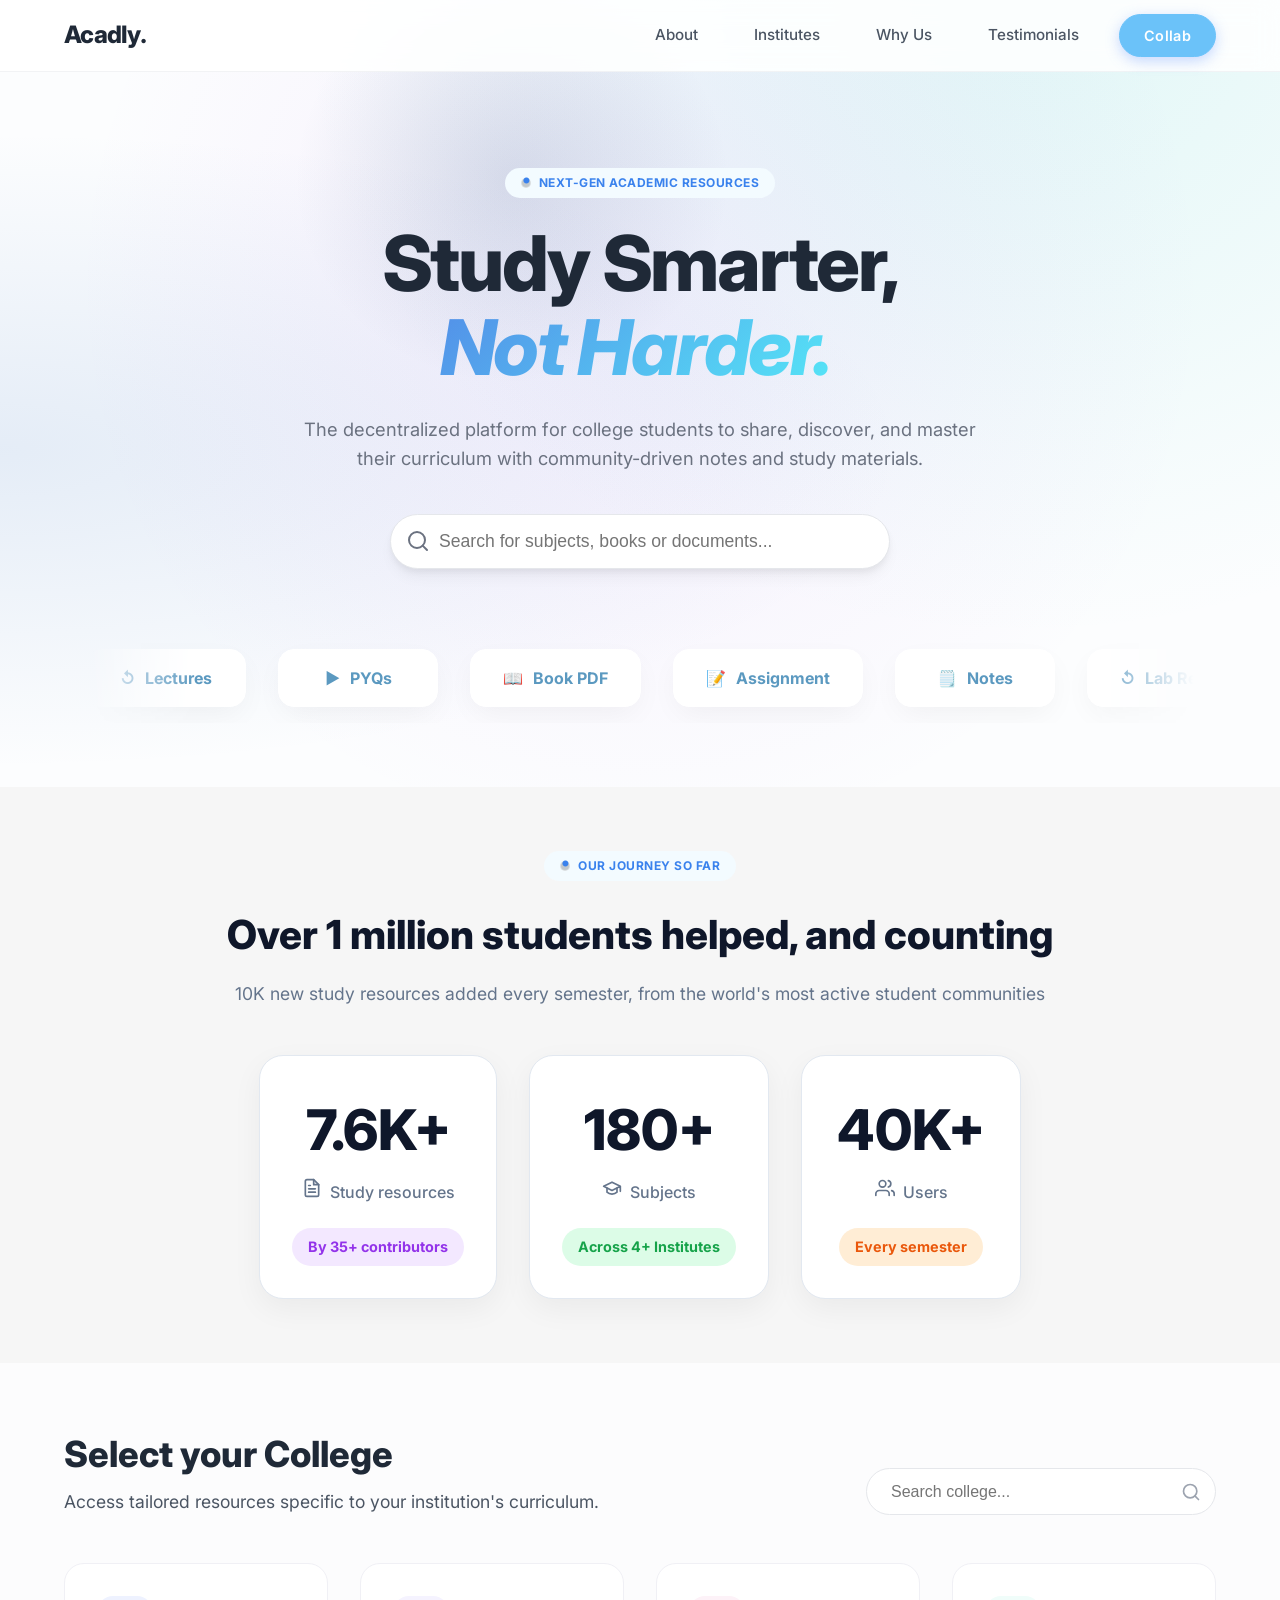
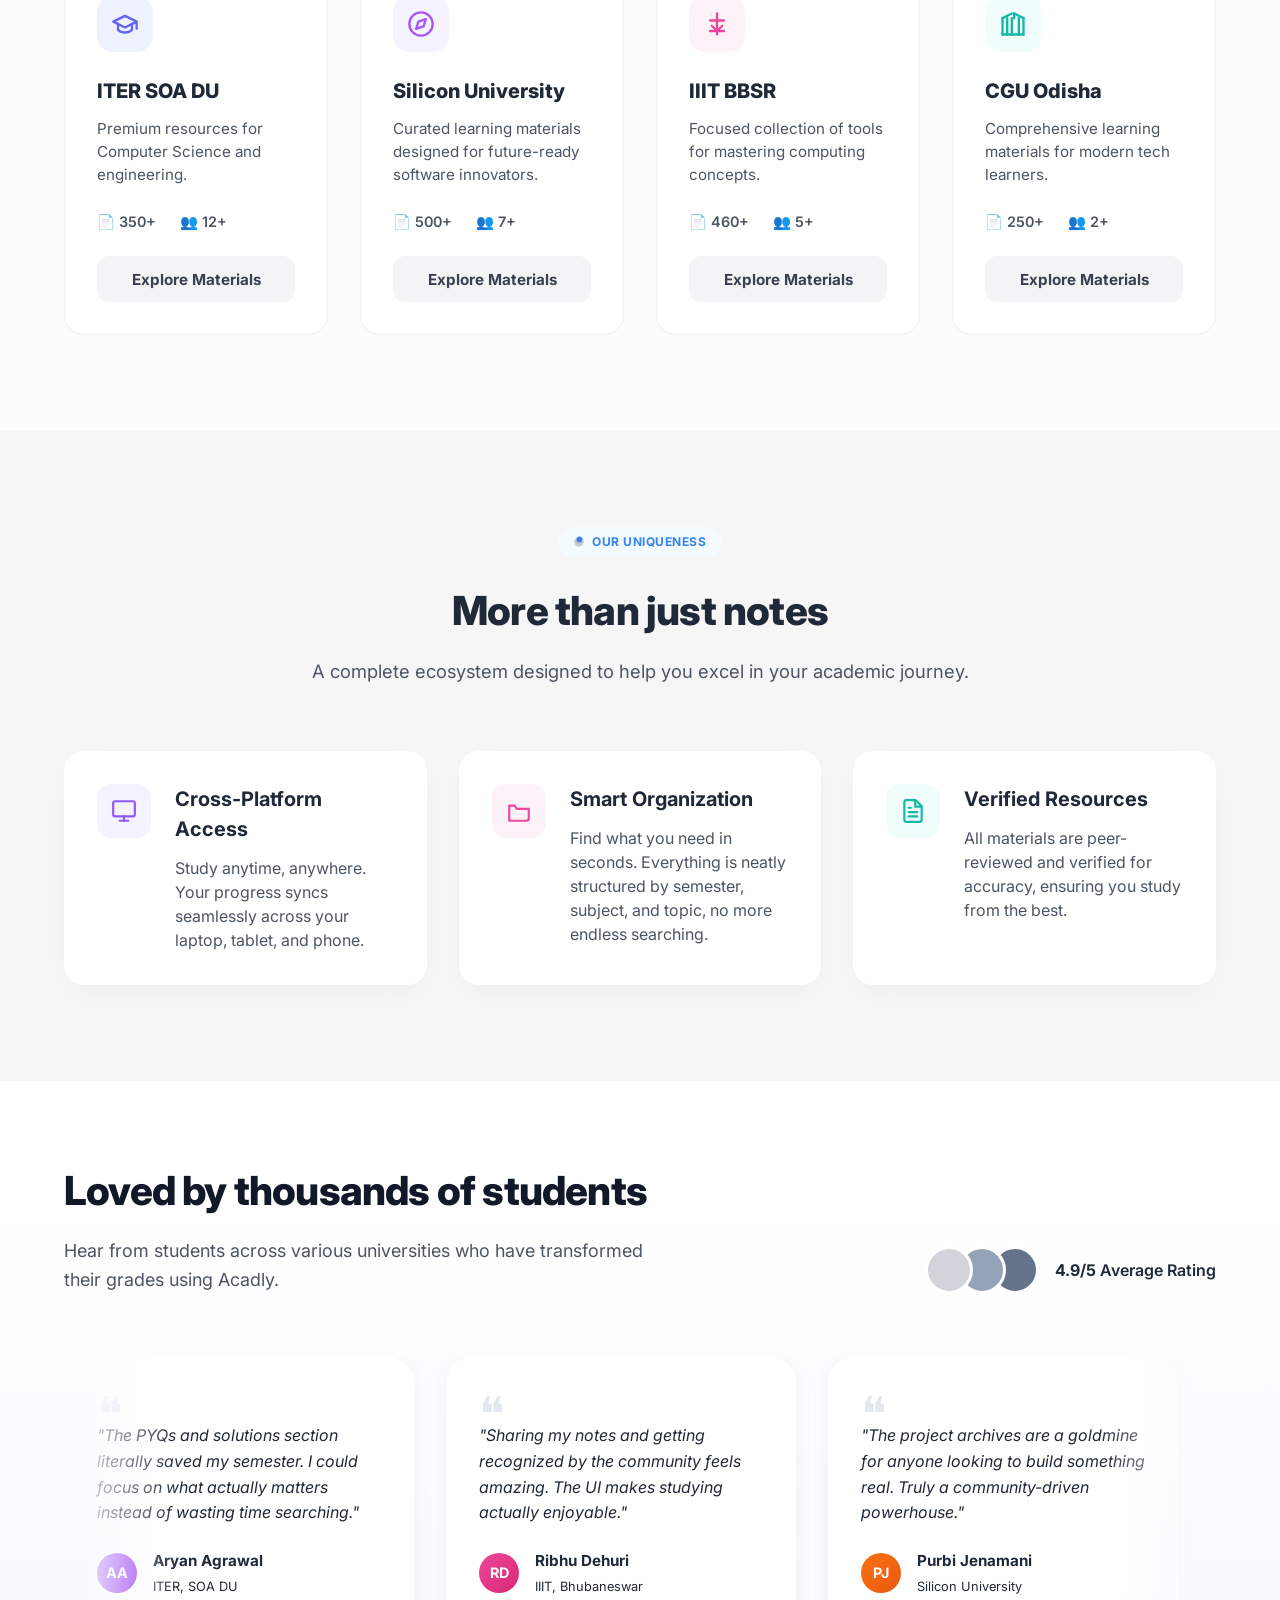
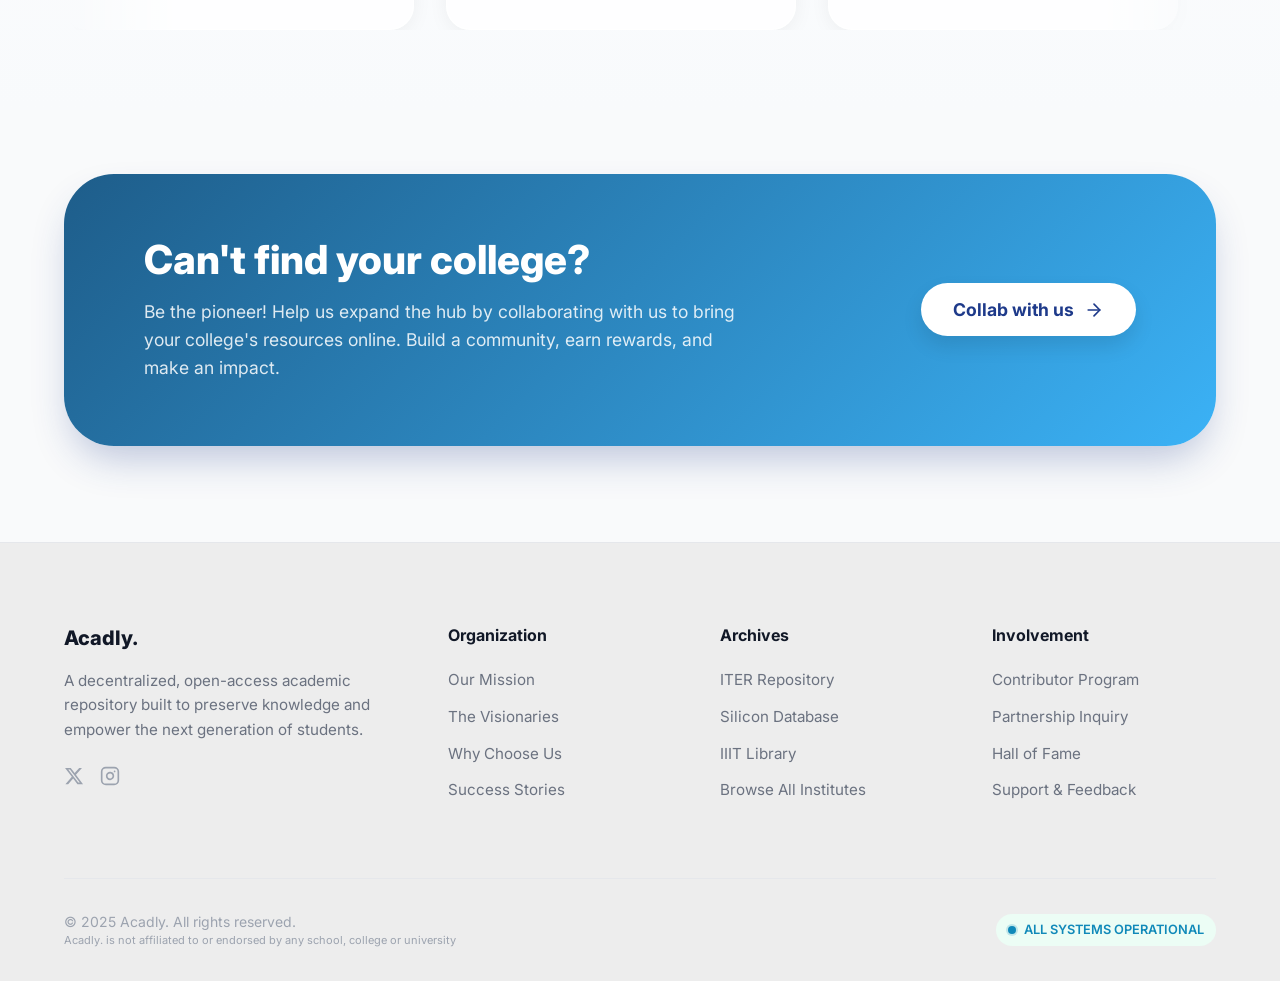
<file: index.html>
<!DOCTYPE html>
<html lang="en">
<head>
    <meta charset="UTF-8">
    <meta name="viewport" content="width=device-width, initial-scale=1.0">
    <title>Acadly.</title>
    <link href="https://fonts.googleapis.com/css2?family=Inter:wght@400;500;600;700;800&display=swap" rel="stylesheet">
    <link rel="stylesheet" href="style.css">
</head>
<body>

    <header class="site-header">
        <div class="header-container">
            <a href="#" class="logo text-logo">
                Acadly.
            </a>

            <nav class="header-nav desktop-nav">
                <a href="about.html" class="nav-link">About</a>
                <a href="#colleges-selection" class="nav-link">Institutes</a>
                <a href="#features" class="nav-link">Why Us</a>
                <a href="#testimonials" class="nav-link">Testimonials</a>
                
                <div class="auth-buttons">
                    <!-- <a href="#" class="btn btn-outline">Log in</a> -->
                    <a href="https://forms.gle/Azt8ZUcDreJrkmPq8" class="btn btn-primary">Collab</a>
                </div>
            </nav>

            <button class="mobile-menu-btn" id="mobile-menu-toggle">
                <span class="bar"></span>
                <span class="bar"></span>
                <span class="bar"></span>
            </button>
        </div>

        <div class="mobile-nav-menu" id="mobile-nav-menu">
            <a href="about.html" class="mobile-link">About</a>
            <a href="#colleges-selection" class="mobile-link">Institutes</a>
            <a href="#features" class="mobile-link">Why Us</a>
            <a href="#testimonials" class="mobile-link">Testimonials</a>
            <div class="mobile-auth">
                <!-- <a href="#" class="btn btn-outline">Log in</a> -->
                <a href="https://forms.gle/Azt8ZUcDreJrkmPq8" class="btn btn-primary">Collab</a>
            </div>
        </div>
    </header>

    <main>
        <section id = "hero" class="hero-section">
            <div class="liquid-shape shape-1"></div>
            <div class="liquid-shape shape-2"></div>
            <div class="container hero-content-center">
                <div class="hero-tag">
                    <span class="dot">•</span> NEXT-GEN ACADEMIC RESOURCES
                </div>

                <h1 class="hero-title">
                    Study Smarter,<br>
                    <span class="text-gradient">Not Harder.</span>
                </h1>

                <p class="hero-desc">
                    The decentralized platform for college students to share, discover, and 
                    master their curriculum with community-driven notes and study materials.
                </p>

                <div class="hero-search-wrapper">
                    <div class="hero-search-bar">
                        <svg xmlns="http://www.w3.org/2000/svg" width="24" height="24" viewBox="0 0 24 24" fill="none" stroke="#6b7280" stroke-width="2" stroke-linecap="round" stroke-linejoin="round" class="search-icon"><circle cx="11" cy="11" r="8"></circle><line x1="21" y1="21" x2="16.65" y2="16.65"></line></svg>
                        <input type="text" id="hero-search-input" placeholder="Search for subjects, books or documents...">
                    </div>
                    <div id="search-dropdown" class="search-dropdown hero-dropdown"></div>
                </div>

                <div class="marquee-container">
                    <div class="marquee-track">
                        <div class="quick-card"><span class="qc-icon">↺</span> Lectures</div>
                        <div class="quick-card"><span class="qc-icon">▶</span> PYQs </div>
                        <div class="quick-card"><span class="qc-icon">📖</span> Book PDF</div>
                        <div class="quick-card"><span class="qc-icon">📝</span> Assignment</div>
                        <div class="quick-card"><span class="qc-icon">🗒️</span> Notes</div>
                        <div class="quick-card"><span class="qc-icon">↺</span> Lab Records</div>
                        <div class="quick-card"><span class="qc-icon">▶</span> Solutions</div>
                        <div class="quick-card"><span class="qc-icon">📖</span> Quiz Papers</div>
                        <div class="quick-card"><span class="qc-icon">📝</span> Lesson Plan</div>
                        <div class="quick-card"><span class="qc-icon">🗒️</span> PPTs</div>
                    </div>
                </div>
            </div>
        </section>

        <section class="stats-section">
    <div class="stats-container">
        
        <div class="stats-header">
            <div class="hero-tag">
                    <span class="dot">•</span> OUR JOURNEY SO FAR
                </div>
            <h2>Over 1 million students helped, and counting</h2>
            <p>10K new study resources added every semester, from the world's most active student communities</p>
        </div>

        <div class="desktop-stats">
            <div class="stats-grid">
                <div class="stat-box">
                    <h3>7.6K+</h3>
                    <div class="stat-label">
                    <span class="icon">
                        <svg xmlns="http://www.w3.org/2000/svg" width="24" height="24" viewBox="0 0 24 24" fill="none" stroke="currentColor" stroke-linecap="round" stroke-linejoin="round"><path d="M14 2H6a2 2 0 0 0-2 2v16a2 2 0 0 0 2 2h12a2 2 0 0 0 2-2V8z"/><polyline points="14 2 14 8 20 8"/><line x1="16" y1="13" x2="8" y2="13"/><line x1="16" y1="17" x2="8" y2="17"/><polyline points="10 9 9 9 8 9"/></svg>
                    </span> 
                    Study resources
                </div>
                    <span class="stat-badge badge-purple"> By 35+ contributors</span>
                </div>

                <div class="stat-box">
                    <h3>180+</h3>
                    <div class="stat-label">
                    <span class="icon">
                        <svg xmlns="http://www.w3.org/2000/svg" width="24" height="24" viewBox="0 0 24 24" fill="none" stroke="currentColor" stroke-linecap="round" stroke-linejoin="round"><path d="M22 10v6M2 10l10-5 10 5-10 5z"/><path d="M6 12v5c3 3 9 3 12 0v-5"/></svg>
                    </span> 
                    Subjects
                </div>
                    <span class="stat-badge badge-green">Across 4+ Institutes</span>
                </div>

                <div class="stat-box">
                    <h3>40K+</h3>
                    <div class="stat-label">
                    <span class="icon">
                        <svg xmlns="http://www.w3.org/2000/svg" width="24" height="24" viewBox="0 0 24 24" fill="none" stroke="currentColor" stroke-linecap="round" stroke-linejoin="round"><path d="M17 21v-2a4 4 0 0 0-4-4H5a4 4 0 0 0-4 4v2"/><circle cx="9" cy="7" r="4"/><path d="M23 21v-2a4 4 0 0 0-3-3.87"/><path d="M16 3.13a4 4 0 0 1 0 7.75"/></svg>
                    </span> 
                    Users
                </div>
                    <span class="stat-badge badge-orange">Every semester</span>
                </div>
            </div>
        </div>

        <div class="mobile-stats">
            <div class="carousel-window">
                <div class="stats-track" id="stats-track">
                    
                    <div class="stat-slide">
                        <div class="stat-box mobile-box">
                            <h3>1.4K+</h3>
                            <div class="stat-label"><span class="icon">
                        <svg xmlns="http://www.w3.org/2000/svg" width="24" height="24" viewBox="0 0 24 24" fill="none" stroke="currentColor" stroke-linecap="round" stroke-linejoin="round"><path d="M14 2H6a2 2 0 0 0-2 2v16a2 2 0 0 0 2 2h12a2 2 0 0 0 2-2V8z"/><polyline points="14 2 14 8 20 8"/><line x1="16" y1="13" x2="8" y2="13"/><line x1="16" y1="17" x2="8" y2="17"/><polyline points="10 9 9 9 8 9"/></svg>
                    </span> Study resources</div>
                            <span class="stat-badge badge-purple"> By 35+ contributors</span>
                        </div>
                    </div>

                    <div class="stat-slide">
                        <div class="stat-box mobile-box">
                            <h3>180+</h3>
                            <div class="stat-label"><span class="icon">
                        <svg xmlns="http://www.w3.org/2000/svg" width="24" height="24" viewBox="0 0 24 24" fill="none" stroke="currentColor" stroke-linecap="round" stroke-linejoin="round"><path d="M22 10v6M2 10l10-5 10 5-10 5z"/><path d="M6 12v5c3 3 9 3 12 0v-5"/></svg>
                    </span> Subjects</div>
                            <span class="stat-badge badge-green">Across 4+ Institutes</span>
                        </div>
                    </div>

                    <div class="stat-slide">
                        <div class="stat-box mobile-box">
                            <h3>40K+</h3>
                            <div class="stat-label"><span class="icon">
                        <svg xmlns="http://www.w3.org/2000/svg" width="24" height="24" viewBox="0 0 24 24" fill="none" stroke="currentColor" stroke-linecap="round" stroke-linejoin="round"><path d="M17 21v-2a4 4 0 0 0-4-4H5a4 4 0 0 0-4 4v2"/><circle cx="9" cy="7" r="4"/><path d="M23 21v-2a4 4 0 0 0-3-3.87"/><path d="M16 3.13a4 4 0 0 1 0 7.75"/></svg>
                    </span> Users</div>
                            <span class="stat-badge badge-orange">Every semester</span>
                        </div>
                    </div>

                </div>
            </div>

            <div class="carousel-dots">
                <span class="dot active"></span>
                <span class="dot"></span>
                <span class="dot"></span>
            </div>
        </div>

    </div>
</section>

        <section id = "colleges-selection" class="colleges-selection-section">
            <div class="container">
                <div class="colleges-header-wrapper">
                    <div class="colleges-header-text">
                        <h2>Select your College</h2>
                        <p>Access tailored resources specific to your institution's curriculum.</p>
                    </div>
                    <div class="college-search-container">
                        <div class="college-search-bar">
                            <input type="text" id="college-search-input" placeholder="Search college...">
                            <svg xmlns="http://www.w3.org/2000/svg" width="20" height="20" viewBox="0 0 24 24" fill="none" stroke="#9ca3af" stroke-width="2" stroke-linecap="round" stroke-linejoin="round"><circle cx="11" cy="11" r="8"></circle><line x1="21" y1="21" x2="16.65" y2="16.65"></line></svg>
                        </div>
                        <div id="college-search-results" class="college-results-dropdown"></div>
                    </div>
                </div>

                <div id="college-grid" class="featured-colleges-grid">
                    <div class="college-feature-card">
                        <div class="c-icon-box c-blue">
                            <svg xmlns="http://www.w3.org/2000/svg" width="24" height="24" viewBox="0 0 24 24" fill="none" stroke="currentColor" stroke-width="2" stroke-linecap="round" stroke-linejoin="round"><path d="M22 10v6M2 10l10-5 10 5-10 5z"/><path d="M6 12v5c3 3 9 3 12 0v-5"/></svg>
                        </div>
                        <h3>ITER SOA DU</h3>
                        <p class="c-desc">Premium resources for Computer Science and engineering.</p>
                        <div class="c-stats">
                            <span>📄 350+</span>
                            <span>👥 12+</span>
                        </div>
                        <button class="c-explore-btn" onclick="openSemesterView('iter')">Explore Materials</button>
                    </div>

                    <div class="college-feature-card">
                        <div class="c-icon-box c-purple">
                            <svg xmlns="http://www.w3.org/2000/svg" width="24" height="24" viewBox="0 0 24 24" fill="none" stroke="currentColor" stroke-width="2" stroke-linecap="round" stroke-linejoin="round"><circle cx="12" cy="12" r="10"/><path d="M16.2 7.8l-2 6.3-6.4 2.1 2-6.3z"/></svg>
                        </div>
                        <h3>Silicon University</h3>
                        <p class="c-desc">Curated learning materials designed for future-ready software innovators.</p>
                        <div class="c-stats">
                            <span>📄 500+</span>
                            <span>👥 7+</span>
                        </div>
                        <button class="c-explore-btn" onclick="openSemesterView('SIT')">Explore Materials</button>
                    </div>

                    <div class="college-feature-card">
                        <div class="c-icon-box c-pink">
                           <svg xmlns="http://www.w3.org/2000/svg" width="24" height="24" viewBox="0 0 24 24" fill="none" stroke="currentColor" stroke-width="2" stroke-linecap="round" stroke-linejoin="round"><path d="M6 18h12"/><path d="M6 9h12"/><path d="M12 3v18"/><path d="M7.5 13.5l4.5 4.5 4.5-4.5"/></svg>
                        </div>
                        <h3>IIIT BBSR</h3>
                        <p class="c-desc">Focused collection of tools for mastering computing concepts.</p>
                        <div class="c-stats">
                            <span>📄 460+</span>
                            <span>👥 5+</span>
                        </div>
                        <button class="c-explore-btn" onclick="openSemesterView('iiit')">Explore Materials</button>
                    </div>

                    <div class="college-feature-card">
                        <div class="c-icon-box c-teal">
                            <svg xmlns="http://www.w3.org/2000/svg" width="24" height="24" viewBox="0 0 24 24" fill="none" stroke="currentColor" stroke-width="2" stroke-linecap="round" stroke-linejoin="round"><path d="M3 21h18"/><path d="M3 7v14"/><path d="M21 7v14"/><path d="M7 21V7"/><path d="M11 21V7"/><path d="M17 21V7"/><path d="M13 7V3"/><path d="M11 3L3 7"/><path d="M21 7l-8-4"/></svg>
                        </div>
                        <h3>CGU Odisha</h3>
                        <p class="c-desc">Comprehensive learning materials for modern tech learners.</p>
                        <div class="c-stats">
                            <span>📄 250+</span>
                            <span>👥 2+</span>
                        </div>
                        <button class="c-explore-btn" onclick="openSemesterView('cgu')">Explore Materials</button>
                    </div>
                </div>

                <div class="see-all-container">
                    <button class="see-all-btn" onclick="toggleCollegeView()">See all colleges</button>
                </div>
            </div>
        </section>

<section id="semester-view" class="semester-view-section" style="display: none;">
    <div class="container">
        <div class="semester-header">
            
            <div class="breadcrumbs-text">
                <span class="link" onclick="location.reload()">Home</span> › <span id="college-name-crumb">Select Semester</span>
            </div>
            <h1>Choose Your Semester</h1>
            <p>Access your curated collection of lecture notes, past exams, and community resources tailored for each stage of your degree.</p>
        </div>

        <div id="semester-grid" class="semester-grid">
            </div>

        <div class="upload-cta-banner">
            <div class="upload-cta-content">
                <h3>Can’t find your resources?</h3>
                <p>Our community is constantly updating the hub. If you have notes from a previous semester, help your fellow students by uploading them today.</p>
            </div>
            <div class="upload-cta-buttons">
                <a href="https://forms.gle/bbWV2wqrHFeoYZVv6" target="_blank" class="btn-primary-solid">
                    Upload Notes
                </a>
                <a href="mailto:acadly.cloud@gmail.com?subject=Request Support for Acadly.&body=Hi Vivek, [Type your queries here]" target="_blank" class="btn-secondary-solid">
                    Request Support
                </a>
            </div>
        </div>
    </div>
</section>

<section id = "features" class="features-section">
    <div class="container">
        
        <div class="features-header">
            <div class="hero-tag">
                    <span class="dot">•</span> OUR UNIQUENESS
                </div>
            <h2>More than just notes</h2>
            <p>A complete ecosystem designed to help you excel in your academic journey.</p>
        </div>

        <div class="features-grid">
            <div class="feature-card">
                <div class="f-icon-box f-purple">
                    <svg xmlns="http://www.w3.org/2000/svg" width="24" height="24" viewBox="0 0 24 24" fill="none" stroke="currentColor" stroke-width="2" stroke-linecap="round" stroke-linejoin="round"><rect x="2" y="3" width="20" height="14" rx="2" ry="2"></rect><line x1="8" y1="21" x2="16" y2="21"></line><line x1="12" y1="17" x2="12" y2="21"></line></svg>
                </div>
                <div class="f-card-text">
                    <h3>Cross-Platform Access</h3>
                    <p>Study anytime, anywhere. Your progress syncs seamlessly across your laptop, tablet, and phone.</p>
                </div>
            </div>

            <div class="feature-card">
                <div class="f-icon-box f-pink">
                    <svg xmlns="http://www.w3.org/2000/svg" width="24" height="24" viewBox="0 0 24 24" fill="none" stroke="currentColor" stroke-width="2" stroke-linecap="round" stroke-linejoin="round"><path d="M3 7h5l2 3h11v9a2 2 0 0 1-2 2H3z"></path></svg>
                </div>
                <div class="f-card-text">
                    <h3>Smart Organization</h3>
                    <p>Find what you need in seconds. Everything is neatly structured by semester, subject, and topic, no more endless searching.</p>
                </div>
            </div>

            <div class="feature-card">
                <div class="f-icon-box f-teal">
                    <svg xmlns="http://www.w3.org/2000/svg" width="24" height="24" viewBox="0 0 24 24" fill="none" stroke="currentColor" stroke-width="2" stroke-linecap="round" stroke-linejoin="round"><path d="M14.5 2H6a2 2 0 0 0-2 2v16a2 2 0 0 0 2 2h12a2 2 0 0 0 2-2V7.5L14.5 2z"></path><polyline points="14 2 14 8 20 8"></polyline><line x1="16" y1="13" x2="8" y2="13"></line><line x1="16" y1="17" x2="8" y2="17"></line><line x1="10" y1="9" x2="8" y2="9"></line></svg>
                </div>
                <div class="f-card-text">
                    <h3>Verified Resources</h3>
                    <p>All materials are peer-reviewed and verified for accuracy, ensuring you study from the best.</p>
                </div>
            </div>
        </div>
    </div>
</section>

        <section id = "testimonials" class="testimonials-section">
            <div class="container">
                <div class="testimonials-header">
                    <div class="t-header-left">
                        <h2>Loved by thousands of students</h2>
                        <p>Hear from students across various universities who have transformed their grades using Acadly.</p>
                    </div>
                    
                    <div class="t-header-right">
                        <div class="avatar-group">
                            <span class="avatar-circle"></span>
                            <span class="avatar-circle"></span>
                            <span class="avatar-circle"></span>
                        </div>
                        <div class="rating-text">
                            <strong>4.9/5</strong> Average Rating
                        </div>
                    </div>
                </div>

                <div class="marquee-wrapper">
        <div class="marquee-track">
            
            <div class="testimonial-card">
                <div class="quote-icon">❝</div>
                <p>"The PYQs and solutions section literally saved my semester. I could focus on what actually matters instead of wasting time searching."</p>
                <div class="user-info">
                    <div class="avatar purple">AA</div>
                    <div>
                        <h4>Aryan Agrawal</h4>
                        <span>ITER, SOA DU</span>
                    </div>
                </div>
            </div>

            <div class="testimonial-card">
                <div class="quote-icon">❝</div>
                <p>"Sharing my notes and getting recognized by the community feels amazing. The UI makes studying actually enjoyable."</p>
                <div class="user-info">
                    <div class="avatar pink">RD</div>
                    <div>
                        <h4>Ribhu Dehuri</h4>
                        <span>IIIT, Bhubaneswar</span>
                    </div>
                </div>
            </div>

            <div class="testimonial-card">
                <div class="quote-icon">❝</div>
                <p>"The project archives are a goldmine for anyone looking to build something real. Truly a community-driven powerhouse."</p>
                <div class="user-info">
                    <div class="avatar orange">PJ</div>
                    <div>
                        <h4>Purbi Jenamani</h4>
                        <span>Silicon University</span>
                    </div>
                </div>
            </div>

            <div class="testimonial-card">
                <div class="quote-icon">❝</div>
                <p>"Finally a platform that doesn't feel like a boring LMS. The interface and resource organization is top tier."</p>
                <div class="user-info">
                    <div class="avatar blue">AP</div>
                    <div>
                        <h4>Abhinav Aryan</h4>
                        <span>ITER, SOA DU</span>
                    </div>
                </div>
            </div>

            <div class="testimonial-card">
                <div class="quote-icon">❝</div>
                <p>"The PYQs and solutions section literally saved my semester. I could focus on what actually matters instead of wasting time searching."</p>
                <div class="user-info">
                    <div class="avatar purple">AA</div>
                    <div>
                        <h4>Aryan Agrawal</h4>
                        <span>ITER, SOA DU</span>
                    </div>
                </div>
            </div>

            <div class="testimonial-card">
                <div class="quote-icon">❝</div>
                <p>"Sharing my notes and getting recognized by the community feels amazing. The UI makes studying actually enjoyable."</p>
                <div class="user-info">
                    <div class="avatar pink">RD</div>
                    <div>
                        <h4>Ribhu Dehuri</h4>
                        <span>IIIT, Bhubaneswar</span>
                    </div>
                </div>
            </div>

            <div class="testimonial-card">
                <div class="quote-icon">❝</div>
                <p>"The project archives are a goldmine for anyone looking to build something real. Truly a community-driven powerhouse."</p>
                <div class="user-info">
                    <div class="avatar orange">PJ</div>
                    <div>
                        <h4>Purbi Jenamani</h4>
                        <span>Silicon University</span>
                    </div>
                </div>
            </div>

            <div class="testimonial-card">
                <div class="quote-icon">❝</div>
                <p>"Finally a platform that doesn't feel like a boring LMS. The interface and resource organization is top tier."</p>
                <div class="user-info">
                    <div class="avatar blue">AP</div>
                    <div>
                        <h4>Abhinav Aryan</h4>
                        <span>ITER, SOA DU</span>
                    </div>
                </div>
            </div>

        </div>
    </div>
</section>

        <section id = "cta-highlight" class="cta-highlight-section">
            <div class="container">
                <div class="cta-card">
                    <div class="cta-content-left">
                        <h2>Can't find your college?</h2>
                        <p>Be the pioneer! Help us expand the hub by collaborating with us to bring your college's resources online. Build a community, earn rewards, and make an impact.</p>
                    </div>
                    <div class="cta-content-right">
                        <a href="https://forms.gle/bbWV2wqrHFeoYZVv6" target="_blank">
                            <button class="cta-btn-white">
                                Collab with us
                                <svg xmlns="http://www.w3.org/2000/svg" width="20" height="20" viewBox="0 0 24 24" fill="none" stroke="currentColor" stroke-width="2" stroke-linecap="round" stroke-linejoin="round">
                                    <line x1="5" y1="12" x2="19" y2="12"></line>
                                    <polyline points="12 5 19 12 12 19"></polyline>
                                </svg>
                            </button>
                        </a>
                    </div>
                </div>
            </div>
        </section>
        <div id="semester-loader" class="loader-overlay">
    <div class="loader-content">
        <div class="loader-header">
            <div class="loader-spinner-ring"></div>
            <h3>Initiating Launch Sequence...</h3>
        </div>
        <ul class="step-list">
            <li class="step-item">
                <span class="step-icon"></span>
                <span class="step-text">Preparing your semester workspace</span>
            </li>
            <li class="step-item">
                <span class="step-icon"></span>
                <span class="step-text">Organizing subject folders</span>
            </li>
            <li class="step-item">
                <span class="step-icon"></span>
                <span class="step-text">Fetching available resources</span>
            </li>
            <li class="step-item">
                <span class="step-icon"></span>
                <span class="step-text">Optimizing access for you</span>
            </li>
            <li class="step-item">
                <span class="step-icon"></span>
                <span class="step-text">Redirecting to your notes</span>
            </li>
        </ul>
    </div>
</div>
        
        
    </main>

    <footer class="new-site-footer">
        <div class="container">
            <div class="footer-main">
                <div class="footer-col brand-col">
                    <a href="index.html#hero" class="footer-brand">
                        Acadly.
                    </a>
                    <p class="footer-desc">
                        A decentralized, open-access academic repository built to preserve knowledge and empower the next generation of students.
                    </p>
                    <div class="social-links-row">
                        <a href="https://www.linkedin.com/company/acadly-in/" class="social-icon" aria-label="LinkedIn"><svg xmlns="http://www.w3.org/2000/svg" width="20" height="20" viewBox="0 0 24 24" fill="currentColor"><path d="M18.244 2.25h3.308l-7.227 8.26 8.502 11.24H16.17l-5.214-6.817L4.99 21.75H1.68l7.73-8.835L1.254 2.25H8.08l4.713 6.231zm-1.161 17.52h1.833L7.084 4.126H5.117z"/></svg></a>
                        <a href="https://www.instagram.com/acadly.cloud/" class="social-icon" aria-label="Instagram"><svg xmlns="http://www.w3.org/2000/svg" width="20" height="20" viewBox="0 0 24 24" fill="none" stroke="currentColor" stroke-width="2" stroke-linecap="round" stroke-linejoin="round"><rect x="2" y="2" width="20" height="20" rx="5" ry="5"></rect><path d="M16 11.37A4 4 0 1 1 12.63 8 4 4 0 0 1 16 11.37z"></path><line x1="17.5" y1="6.5" x2="17.51" y2="6.5"></line></svg></a>
                        <!-- <a href="#" class="social-icon" aria-label="Discord"><svg xmlns="http://www.w3.org/2000/svg" width="20" height="20" viewBox="0 0 24 24" fill="none" stroke="currentColor" stroke-width="2" stroke-linecap="round" stroke-linejoin="round"><path d="M16 8a6 6 0 0 1 6 6v7h-4v-7a2 2 0 0 0-2-2 2 2 0 0 0-2 2v7h-4v-7a6 6 0 0 1 6-6z"></path><rect x="2" y="9" width="4" height="12"></rect><circle cx="4" cy="4" r="2"></circle></svg></a> -->
                    </div>
                </div>

                <div class="footer-col">
                    <h4>Organization</h4>
                    <ul class="footer-links">
                        <li><a href="about.html">Our Mission</a></li>
                        <li><a href="about.html#team">The Visionaries</a></li>
                        <li><a href="index.html#features">Why Choose Us</a></li>
                        <li><a href="index.html#testimonials">Success Stories</a></li>
                    </ul>
                </div>

                <div class="footer-col">
                    <h4>Archives</h4>
                    <ul class="footer-links">
                        <li><a href="https://drive.google.com/drive/folders/1rZ3bB5Ozjtfv0RyxlqPw33pDS8LmiPs7?usp=drive_link">ITER Repository</a></li>
                        <li><a href="https://sitassanbeta.vercel.app/">Silicon Database</a></li>
                        <li><a href="https://drive.google.com/drive/u/0/folders/154X4RKE2JDL0VKCdlTc2LQFLKVp8aeEU">IIIT Library</a></li>
                        <li><a href="index.html#colleges-selection">Browse All Institutes</a></li>
                    </ul>
                </div>

                <div class="footer-col">
                    <h4>Involvement</h4>
                    <ul class="footer-links">
                        <li><a href="https://docs.google.com/forms/d/e/1FAIpQLSd43KlGQHyydctvnxwIBJHfVCsGlplVSyKVEVeaEqMGzpGHhQ/viewform">Contributor Program</a></li>
                        <li><a href="https://forms.gle/Azt8ZUcDreJrkmPq8">Partnership Inquiry</a></li>
                        <li><a href="about.html#team">Hall of Fame</a></li>
                        <li><a href="mailto:acadly.cloud@gmail.com">Support & Feedback</a></li>
                    </ul>
                </div>
            </div>
            <div class="footer-divider"></div>

            <div class="footer-bottom">
                <div class="copyright">
                    © 2025 Acadly. All rights reserved.
                    <p style="font-size: 11px;">Acadly. is not affiliated to or endorsed by any school, college or university</p>
                </div>
                <div class="system-status">
                    <span class="status-dot"></span> ALL SYSTEMS OPERATIONAL
                </div>
            </div>
        </div>
    </footer>

    

    <script src="script.js"></script>
</body>
</html>
</file>
<file: style.css>
/* --- CSS Reset & Variables --- */
:root {
    --primary-blue: #6bc2f9;
    --primary-dark: #369ae7;
    --text-dark: #1f2937;
    --text-medium: #4b5563;
    --text-light: #9ca3af;
    --bg-white: #ffffff;
    --bg-off-white: #f9fafb;
    --border-color: #e5e7eb;
    
    /* Badge Colors (Light Bg + Dark Text) */
    --badge-purple-bg: #e8f4ff;
    --badge-purple-text: #33aaea;
    --badge-green-bg: #ecfdf5;
    --badge-green-text: #059669;
    --badge-orange-bg: #fff7ed;
    --badge-orange-text: #ea580c;

    --font-family: 'Inter', sans-serif;
    --container-width: 1200px;
    --header-height: 72px;
}

* {
    margin: 0;
    padding: 0;
    box-sizing: border-box;
    scroll-behavior: smooth;
}

html, body {
    font-family: var(--font-family);
    color: var(--text-dark);
    line-height: 1.5;
    
    /* --- THE DOUBLE LOCK --- */
    overflow-x: hidden;      /* Force Clip */
    width: 100%;             /* Constrain width */
    max-width: 100%;         /* Double assurance */
    position: relative;      /* Helps contain absolute children */
    margin: 0; padding: 0;   /* Reset defaults */

    /* Glassmorphism Background (Updated) */
    background-color: #fcfdfe; /* #LightOffWhite (updated from #f3f4f6) */
    background-image:
        radial-gradient(at 40% 20%, rgba(45, 80, 125, 0.15) 0px, transparent 20%), /* #DeepPurple/Indigo */
        radial-gradient(at 80% 0%, rgba(73, 213, 204, 0.15) 0px, transparent 50%), /* #Cyan/AquaTeal */
        radial-gradient(at 0% 50%, rgba(58, 117, 195, 0.12) 0px, transparent 50%); /* #MediumBlue */
    background-attachment: fixed;
    background-size: 100% 100%;
}

a { text-decoration: none; color: inherit; }
ul { list-style: none; }
button { font-family: inherit; }

.container {
    max-width: var(--container-width);
    margin: 0 auto;
    padding: 0 1.5rem;
}

/* --- 1. Sticky Header (Modernized) --- */
.site-header {
    position: sticky;
    top: 0;
    z-index: 100;
    /* Translucent white background */
    background: rgba(255, 255, 255, 0.85);
    /* The blur magic */
    backdrop-filter: blur(12px);
    -webkit-backdrop-filter: blur(12px);
    /* Subtle border */
    border-bottom: 1px solid rgba(229, 231, 235, 0.5);
    height: var(--header-height);
    display: flex;
    align-items: center;
    transition: all 0.3s ease;
}

.header-container {
    display: flex;
    align-items: center;
    justify-content: space-between;
    width: 100%;
    max-width: var(--container-width);
    margin: 0 auto;
    padding: 0 1.5rem;
    gap: 2rem;
}

.logo img { display: block; }

/* Search Bar */
.header-search-wrapper {
    flex-grow: 1;
    max-width: 600px;
    position: relative;
}

.search-bar input {
    width: 100%;
    padding: 0.6rem 1rem 0.6rem 2.5rem;
    /* Remove visible border for cleaner look */
    border: 1px solid transparent; 
    border-radius: 50px; /* Fully rounded pill shape */
    font-size: 0.95rem;
    background: #f3f4f6; /* Light grey background */
    transition: all 0.2s ease;
}

.search-bar input:focus {
    outline: none;
    background: #ffffff;
    border-color: var(--primary-blue);
    box-shadow: 0 0 0 3px rgba(169, 107, 249, 0.15); /* Soft focus ring */
}

.search-icon {
    position: absolute;
    left: 12px;
    z-index: 2;
}

.search-bar input {
    width: 100%;
    padding: 0.75rem 1rem 0.75rem 2.5rem;
    border: 1px solid var(--border-color);
    border-radius: 8px;
    font-size: 1rem;
    background: var(--bg-off-white);
    transition: border-color 0.2s, background 0.2s;
}


/* Dropdown Results */
.search-dropdown {
    position: absolute;
    top: 100%;
    left: 0;
    width: 100%;
    background: var(--bg-white);
    border: 1px solid var(--border-color);
    border-radius: 0 0 8px 8px;
    box-shadow: 0 4px 12px rgba(0,0,0,0.1);
    z-index: 10;
    display: none; /* Hidden initially */
    max-height: 300px;
    overflow-y: auto;
}

.search-result-item {
    padding: 0.75rem 1rem;
    border-bottom: 1px solid var(--border-color);
    cursor: pointer;
    display: flex;
    align-items: center;
    gap: 10px;
}
.search-result-item:hover { background: var(--bg-off-white); }
.result-context { font-size: 0.85rem; color: var(--text-medium); }

/* Nav Links & Buttons */
.header-nav {
    display: flex;
    align-items: center;
    gap: 1.5rem;
}

.nav-link {
    font-weight: 500; /* Slightly lighter weight looks more premium */
    color: #4b5563; /* Dark Grey */
    padding: 0.6rem 1rem; /* More breathing room */
    border-radius: 8px; /* Rounded corners for hover effect */
    transition: all 0.2s ease;
    font-size: 0.95rem;
}

.nav-link:hover {
    color: var(--primary-blue);
    background: rgba(107, 152, 249, 0.08); /* Very subtle purple tint on hover */
    transform: translateY(-1px); /* Micro-interaction */
}

.nav-link.active {
    color: var(--primary-blue);
    background: rgba(107, 140, 249, 0.08);
    font-weight: 600;
}

.auth-buttons {
    display: flex;
    gap: 0.75rem;
}

/* Update global button radius */
.btn {
    padding: 0.6rem 1.5rem;
    border-radius: 50px; /* Pill Shape */
    font-weight: 600;
    font-size: 0.9rem;
    letter-spacing: 0.3px;
    cursor: pointer;
    transition: all 0.2s;
    white-space: nowrap;
}

.btn-primary {
    background: var(--primary-blue);
    color: white;
    border: 1px solid var(--primary-blue);
    /* Add a subtle shadow/glow */
    box-shadow: 0 4px 14px 0 rgba(107, 150, 249, 0.39);
}

.btn-primary:hover {
    background: var(--primary-dark);
    border-color: var(--primary-dark);
    transform: translateY(-2px); /* Lift effect */
    box-shadow: 0 6px 20px rgba(107, 152, 249, 0.23);
}

.mobile-menu-btn { display: none; background: none; border: none; font-size: 1.5rem; cursor: pointer; }

/* --- Text Logo Styling --- */
.text-logo {
    font-size: 1.5rem;       /* Large readable size */
    font-weight: 800;        /* Extra bold */
    /* color: var(--primary-blue); Use theme blue */
    text-decoration: none;
    letter-spacing: -0.03em; /* Tighter tracking for a modern logo look */
    font-family: var(--font-family);
}

.text-logo:hover {
    color: var(--primary-dark); /* Slightly darker on hover */
}

/* --- 2. Hero Section (Replicated) --- */
.hero-section {
    padding: 6rem 0 4rem;
    text-align: center;
    background: radial-gradient(circle at 50% 30%, rgba(147, 51, 234, 0.07) 0%, rgba(255, 255, 255, 0) 70%);
}

.hero-content-center {
    display: flex;
    flex-direction: column;
    align-items: center;
    max-width: 900px;
    margin: 0 auto;
}

/* Pill Tag */
.hero-tag {
    display: inline-flex;
    align-items: center;
    gap: 8px;
    background: #f3fbff; /* Light purple bg */
    color: #3a82ed; /* Purple text */
    padding: 6px 16px;
    border-radius: 50px;
    font-size: 0.75rem;
    font-weight: 700;
    text-transform: uppercase;
    letter-spacing: 0.5px;
    margin-bottom: 1.5rem;
}

.hero-tag .dot { font-size: 1.2rem; line-height: 0; }

/* Typography */
.hero-title {
    font-size: clamp(3rem, 6vw, 5rem);
    font-weight: 800;
    line-height: 1.1;
    color: #1f2937;
    margin-bottom: 1.5rem;
    letter-spacing: -0.03em;
}

.text-gradient {
    font-style: italic;
    background: linear-gradient(135deg, #538fe8 0%, #55e7f7 100%);
    -webkit-background-clip: text;
    -webkit-text-fill-color: transparent;
    padding-right: 10px; /* Prevent italic cut-off */
}

.hero-desc {
    font-size: 1.15rem;
    color: #6b7280;
    line-height: 1.6;
    max-width: 700px;
    margin-bottom: 2.5rem;
}

/* Buttons */
.hero-buttons {
    display: flex;
    gap: 1rem;
    margin-bottom: 5rem;
}

.btn-hero-primary {
    background: linear-gradient(135deg, #6366f1 0%, #8b5cf6 100%);
    color: white;
    padding: 1rem 2rem;
    border-radius: 12px;
    font-weight: 600;
    font-size: 1rem;
    border: none;
    cursor: pointer;
    box-shadow: 0 10px 20px -10px rgba(99, 102, 241, 0.5);
    transition: transform 0.2s, box-shadow 0.2s;
    display: flex;
    align-items: center;
    gap: 8px;
}

.btn-hero-primary:hover {
    transform: translateY(-2px);
    box-shadow: 0 15px 25px -10px rgba(99, 102, 241, 0.6);
}

.btn-hero-secondary {
    background: white;
    color: #1f2937;
    padding: 1rem 2rem;
    border-radius: 12px;
    font-weight: 600;
    font-size: 1rem;
    border: 1px solid #e5e7eb;
    cursor: pointer;
    transition: background 0.2s;
}

.btn-hero-secondary:hover { background: #f9fafb; }

/* Quick Access Marquee/Carousel */
.marquee-container {
    width: 100vw; /* Full viewport width */
    max-width: 130%;
    overflow: hidden; /* Hide elements as they move offscreen */
    mask-image: linear-gradient(to right, transparent, black 10%, black 90%, transparent); /* Fade effect on edges */
    -webkit-mask-image: linear-gradient(to right, transparent, black 10%, black 90%, transparent);
    padding: 1rem 0;
}

.marquee-track {
    display: flex;
    gap: 2rem;
    width: max-content; /* Ensure track is wide enough for all items in a row */
    /* Adjust time (30s) to change speed */
    animation: marquee-scroll 30s linear infinite;
}

.marquee-track:hover {
    animation-play-state: paused; /* Optional: Pause on hover */
}

@keyframes marquee-scroll {
    0% { transform: translateX(0); }
    100% { transform: translateX(calc(-50% - 1rem)); } /* Move left by 50% of total width + half gap */
}
@media (max-width: 768px) {
    /* 1. HERO MARQUEE (Lectures, PYQs): Force Animation ON */
    .marquee-container .marquee-track {
        display: flex;
        gap: 2rem;
        width: max-content;
        /* Speed up slightly for mobile (20s instead of 30s) */
        animation: marquee-scroll 20s linear infinite !important; 
    }

    /* 2. TESTIMONIALS MARQUEE: Force Animation OFF (JS handles this) */
    .marquee-wrapper .marquee-track {
        animation: none !important;
        width: max-content;
        display: flex;
        gap: 1.5rem;
    }

    /* Keep the wrapper scrollable for Testimonials */
    .marquee-wrapper {
        overflow-x: auto;
        scroll-behavior: auto;
        -webkit-overflow-scrolling: touch;
        scrollbar-width: none;
        -ms-overflow-style: none;
    }
}
/* Ensure quick-card doesn't wrap and has consistent styling */


.quick-card {
    background: white;
    padding: 1rem 2rem;
    border-radius: 16px;
    box-shadow: 0 10px 30px -5px rgba(0, 0, 0, 0.05);
    font-weight: 700;
    color: #5b99c0; /* Icon color */
    display: flex;
    align-items: center;
    gap: 10px;
    min-width: 160px;
    justify-content: center;
    border: 1px solid white; /* For smooth rendering */
}

/* Override existing responsive tweak if necessary */
@media (max-width: 768px) {
    .hero-title { font-size: 2.5rem; }
    .hero-buttons { flex-direction: column; width: 100%; }
    .btn-hero-primary, .btn-hero-secondary { width: 100%; justify-content: center; }
}


/* Simplified background for code - would use SVGs in production */
.hero-background-shapes {
    position: absolute;
    top: 0; right: 0;
    width: 50%; height: 100%;
    background: radial-gradient(circle at center, rgba(0, 165, 247, 0.1) 0%, transparent 70%);
    z-index: -1;
    transform: translate(20%, -20%);
}

.hero-content h1 {
    font-size: clamp(2.5rem, 5vw, 4rem);
    font-weight: 800;
    line-height: 1.1;
    margin-bottom: 1rem;
    max-width: 600px;
}

.hero-content p {
    font-size: 1.25rem;
    color: var(--text-medium);
    max-width: 500px;
}

/* --- Stats Section Layout --- */
.stats-section {
    padding: 4rem 1.5rem;
    background: #f6f6f6;
    overflow: hidden;
}

.stats-container {
    max-width: 1200px;
    margin: 0 auto;
}

.stats-header {
    text-align: center;
    margin-bottom: 3rem;
}

.stats-header h2 {
    font-size: 2.5rem;
    font-weight: 800;
    color: #0f172a;
    margin-bottom: 1rem;
}

.stats-header p {
    color: #64748b;
    font-size: 1.1rem;
}

/* --- THE BOXES (Shared Style) --- */
.stat-box {
    background: #ffffff;
    border: 1px solid #e2e8f0;
    border-radius: 24px; /* Rounded corners */
    padding: 2rem;
    text-align: center;
    box-shadow: 0 10px 30px rgba(0, 0, 0, 0.05); /* Soft shadow */
    transition: transform 0.3s ease;
    min-width: 220px;
}

.stat-box:hover {
    transform: translateY(-5px);
    box-shadow: 0 15px 35px rgba(0, 0, 0, 0.1);
}

.stat-box h3 {
    font-size: 3.5rem;
    font-weight: 800;
    margin: 0 0 0.5rem 0;
    color: #0f172a;
}

.stat-label {
    display: flex;
    align-items: center;
    justify-content: center;
    gap: 8px;
    color: #64748b;
    font-weight: 500;
    margin-bottom: 1.5rem;
}
/* --- Fix Stats Icons --- */
.stat-label svg {
    width: 20px;
    height: 20px;
    stroke-width: 2px;
    /* color: var(--primary-blue); */
    margin-top: -2px; /* Visual alignment correction */
}

/* Badges */
.stat-badge {
    display: inline-block;
    padding: 8px 16px;
    border-radius: 50px;
    font-weight: 700;
    font-size: 0.9rem;
}
.badge-purple { background: #f3e8ff; color: #9333ea; }
.badge-green { background: #dcfce7; color: #16a34a; }
.badge-orange { background: #ffedd5; color: #ea580c; }

/* --- DESKTOP VIEW --- */
.desktop-stats {
    display: flex;
    justify-content: center; /* Centered */
}

.stats-grid {
    display: flex;
    gap: 2rem;
    flex-wrap: wrap;
    justify-content: center;
}

/* --- MOBILE VIEW (Sliding Logic) --- */
.mobile-stats {
    display: none; /* Hidden on Desktop */
    flex-direction: column;
    align-items: center;
    padding-bottom: 2rem;
    width: 100%;
}

/* The "Window" that hides the overflow */
.carousel-window {
    width: 100%;
    max-width: 350px; /* Limits card width */
    overflow: hidden; /* Hides the slides sitting off-screen */
}

/* The Moving Belt */
.stats-track {
    display: flex; /* Lines slides up horizontally */
    transition: transform 0.5s ease-in-out; /* Smooth sliding animation */
    width: 100%;
}

/* Individual Slide */
.stat-slide {
    min-width: 100%; /* Each slide takes full width of the window */
    display: flex;
    justify-content: center;
    padding: 10px; /* Space for shadow */
    box-sizing: border-box;
}

.mobile-box {
    width: 100%;
}

/* --- Carousel Dots Styling --- */
.carousel-dots {
    display: flex;
    gap: 12px;
    margin-top: 1.5rem;
    justify-content: center;
    position: relative;
    z-index: 10; /* Ensure dots sit on top of everything */
}

.dot {
    width: 10px; 
    height: 10px;
    /* Change from light gray to a semi-transparent dark shade for Glassmorphism */
    background: rgba(0, 0, 0, 0.2); 
    border: 1px solid rgba(255, 255, 255, 0.4); /* Subtle border to pop against any bg */
    border-radius: 50%;
    transition: all 0.3s cubic-bezier(0.25, 0.8, 0.25, 1);
    cursor: pointer;
}

/* Active States - Added Box Shadows for Glow */
.dot.active.purple { 
    background: #9333ea !important; 
    border-color: #9333ea;
    transform: scale(1.4); 
    box-shadow: 0 0 10px rgba(147, 51, 234, 0.4);
}

.dot.active.green { 
    background: #16a34a !important; 
    border-color: #16a34a;
    transform: scale(1.4); 
    box-shadow: 0 0 10px rgba(22, 163, 74, 0.4);
}

.dot.active.orange { 
    background: #ea580c !important; 
    border-color: #ea580c;
    transform: scale(1.4); 
    box-shadow: 0 0 10px rgba(234, 88, 12, 0.4);
}
/* --- RESPONSIVE BREAKPOINT --- */
@media (max-width: 768px) {
    .desktop-stats { display: none; }
    .mobile-stats { display: flex; }
}
/* --- Mobile: Force 2 Columns in Hub --- */
@media (max-width: 768px) {
    
    /* 1. Force the container to have 2 equal columns */
    .semester-grid {
        display: grid !important;
        grid-template-columns: 1fr 1fr !important; /* Exact 50/50 split */
        gap: 10px !important; /* Smaller gap for mobile */
    }

    /* 2. CRITICAL: Allow cards to shrink below their desktop size */
    .grid-card {
        min-width: 0 !important; /* Override the 280px limit */
        width: 100% !important;
        padding: 1rem 0.5rem !important; /* Reduce padding to save space */
        
        /* Stack content vertically */
        flex-direction: column !important; 
        align-items: center !important;
        text-align: center !important;
        justify-content: center !important;
    }

    /* 3. Adjust icon and text sizes for the smaller cards */
    .card-icon {
        font-size: 1.8rem !important;
        margin-bottom: 0.5rem !important;
    }

    .card-title {
        font-size: 0.9rem !important;
        line-height: 1.2 !important;
        white-space: normal !important; /* Allow text to wrap */
    }

    .card-subtitle {
        font-size: 0.75rem !important;
    }
}

/* --- 3. Featured Colleges Section --- */
.colleges-selection-section {
    padding: 4rem 0 6rem;
    background: #fcfcfd; /* Very slight off-white background */
}

.colleges-header-wrapper {
    display: flex;
    justify-content: space-between;
    align-items: flex-end;
    margin-bottom: 3rem;
    flex-wrap: wrap;
    gap: 2rem;
}

.colleges-header-text h2 {
    font-size: 2.25rem;
    font-weight: 800;
    color: var(--text-dark);
    margin-bottom: 0.5rem;
}

.colleges-header-text p {
    color: var(--text-medium);
    font-size: 1.1rem;
}

.college-search-bar {
    position: relative;
    width: 100%;
    max-width: 350px;
}

.college-search-bar input {
    width: 100%;
    padding: 0.85rem 1.5rem;
    padding-right: 3rem;
    border: 1px solid var(--border-color);
    border-radius: 50px; /* Fully rounded */
    font-size: 1rem;
    background: var(--bg-white);
    outline: none;
}

.college-search-bar svg {
    position: absolute;
    right: 15px;
    top: 50%;
    transform: translateY(-50%);
    color: var(--text-light);
}

/* Grid and Cards */
.featured-colleges-grid {
    display: grid;
    grid-template-columns: repeat(auto-fit, minmax(260px, 1fr));
    gap: 2rem;
}

.college-feature-card {
    background: var(--bg-white);
    border: 1px solid #f0f0f5;
    border-radius: 20px;
    padding: 2rem;
    display: flex;
    flex-direction: column;
    align-items: flex-start;
    transition: transform 0.2s, box-shadow 0.2s;
}

.college-feature-card:hover {
    transform: translateY(-5px);
    box-shadow: 0 15px 30px -10px rgba(0, 0, 0, 0.08);
    border-color: transparent;
}

/* Icon Boxes */
.c-icon-box {
    width: 56px;
    height: 56px;
    border-radius: 16px;
    display: flex;
    align-items: center;
    justify-content: center;
    margin-bottom: 1.5rem;
}

.c-icon-box svg { width: 28px; height: 28px; }

/* Specific colors from image */
.c-blue { background: #eef2ff; color: #6366f1; }
.c-purple { background: #f5f3ff; color: #a855f7; }
.c-pink { background: #fdf2f8; color: #ec4899; }
.c-teal { background: #f0fdfa; color: #14b8a6; }

.college-feature-card h3 {
    font-size: 1.25rem;
    font-weight: 800;
    margin-bottom: 0.75rem;
    color: #1f2937;
}

.c-desc {
    color: var(--text-medium);
    font-size: 0.95rem;
    line-height: 1.5;
    margin-bottom: 1.5rem;
    flex-grow: 1; /* Ensures buttons align at bottom */
}

.c-stats {
    display: flex;
    gap: 1.5rem;
    margin-bottom: 1.5rem;
    font-size: 0.9rem;
    color: var(--text-medium);
    font-weight: 600;
}

.c-explore-btn {
    width: 100%;
    padding: 0.85rem;
    background: #f3f4f6;
    color: #374151;
    border: none;
    border-radius: 12px;
    font-weight: 700;
    font-size: 0.95rem;
    cursor: pointer;
    transition: background 0.2s;
}

.c-explore-btn:hover {
    background: #e5e7eb;
}

/* Responsive adjustments */
@media (max-width: 768px) {
    .colleges-header-wrapper {
        flex-direction: column;
        align-items: flex-start;
    }
    .college-search-bar {
        max-width: 100%;
    }
}
/* --- 4. Main Content Hub --- */
.hub-section { padding: 2rem 0 4rem; }

.hub-tabs {
    display: flex;
    border-bottom: 2px solid var(--border-color);
    margin-bottom: 2rem;
}

.tab-btn {
    background: none;
    border: none;
    padding: 1rem 1.5rem;
    font-size: 1.1rem;
    font-weight: 600;
    color: var(--text-medium);
    cursor: pointer;
    position: relative;
    transition: color 0.3s;
}

.tab-btn.active {
    color: var(--primary-blue);
}

.tab-btn.active::after {
    content: '';
    position: absolute;
    bottom: -2px;
    left: 0;
    width: 100%;
    height: 3px;
    background: var(--primary-blue);
}

/* Breadcrumbs */
.breadcrumbs {
    margin-bottom: 1.5rem;
    font-size: 0.95rem;
    color: var(--text-medium);
}
.breadcrumbs span.link { cursor: pointer; color: var(--primary-blue); }
.breadcrumbs span.link:hover { text-decoration: underline; }

/* Content Grid */
.content-grid {
    display: grid;
    grid-template-columns: repeat(auto-fill, minmax(280px, 1fr));
    gap: 1.5rem;
}

.grid-card {
    background: var(--bg-white);
    border: 1px solid var(--border-color);
    border-radius: 12px;
    padding: 1.5rem;
    cursor: pointer;
    transition: border-color 0.2s, box-shadow 0.2s;
    display: flex;
    align-items: center;
    gap: 1rem;
}

.grid-card:hover {
    border-color: var(--primary-blue);
    box-shadow: 0 4px 12px rgba(0, 165, 247, 0.1);
}

.card-icon { font-size: 2rem; }
.card-title { font-weight: 600; font-size: 1.1rem; }
.card-subtitle { font-size: 0.9rem; color: var(--text-medium); }

/* --- 4. Features Section (New Layout) --- */
.features-section {
    padding: 6rem 0;
    background: #f6f6f6; /* Keep the light gray background */
}

/* Centered Header */
.features-header {
    text-align: center;
    max-width: 700px;
    margin: 0 auto 4rem; /* Center horizontally, margin bottom */
}

.features-header h2 {
    font-size: 2.5rem;
    font-weight: 800;
    color: var(--text-dark);
    margin-bottom: 1rem;
    letter-spacing: -0.02em;
}

.features-header p {
    font-size: 1.15rem;
    color: var(--text-medium);
    line-height: 1.6;
}

/* Grid Layout */
.features-grid {
    display: grid;
    /* Create 3 columns on large screens, wrap automatically on smaller ones */
    grid-template-columns: repeat(auto-fit, minmax(320px, 1fr));
    gap: 2rem;
}

/* Feature Card */
.feature-card {
    background: var(--bg-white);
    padding: 2rem;
    border-radius: 20px;
    display: flex; /* Align icon and text side-by-side */
    align-items: flex-start;
    gap: 1.5rem;
    box-shadow: 0 10px 30px -10px rgba(0, 0, 0, 0.05);
    border: 1px solid rgba(255, 255, 255, 0.5); /* Subtle border for definition */
    transition: transform 0.2s, box-shadow 0.2s;
}

.feature-card:hover {
    transform: translateY(-5px);
    box-shadow: 0 15px 35px -10px rgba(0, 0, 0, 0.08);
}

/* Icon Boxes */
.f-icon-box {
    width: 54px;
    height: 54px;
    border-radius: 14px;
    display: flex;
    align-items: center;
    justify-content: center;
    flex-shrink: 0; /* Prevent icon from squishing */
}

.f-icon-box svg {
    width: 26px;
    height: 26px;
}

/* Specific color themes for icons */
.f-purple { background: #f5f3ff; color: #8b5cf6; }
.f-pink { background: #fdf2f8; color: #ec4899; }
.f-teal { background: #f0fdfa; color: #14b8a6; }

/* Card Text */
.f-card-text h3 {
    font-size: 1.25rem;
    font-weight: 700;
    color: var(--text-dark);
    margin-bottom: 0.75rem;
}

.f-card-text p {
    font-size: 1rem;
    color: var(--text-medium);
    line-height: 1.5;
}

/* Responsive Adjustments */
@media (max-width: 768px) {
    .features-header h2 {
        font-size: 2rem;
    }
    /* The grid-template-columns will automatically handle stacking on mobile */
}

/* --- Mobile View: Limit Colleges & See All Button --- */
.see-all-container {
    display: none; /* Hidden on desktop */
    text-align: center;
    margin-top: 2rem;
}

.see-all-btn {
    background: transparent;
    border: 2px solid var(--primary-blue);
    color: var(--primary-blue);
    padding: 0.75rem 2rem;
    border-radius: 50px;
    font-weight: 600;
    cursor: pointer;
    transition: all 0.2s;
}

.see-all-btn:hover {
    background: var(--primary-blue);
    color: white;
}

/* Mobile specific logic */
@media (max-width: 768px) {
    /* Hide the 3rd, 4th, etc. college cards by default */
    .featured-colleges-grid .college-feature-card:nth-child(n+3) {
        display: none;
    }

    /* When the grid has 'expanded' class, show everything */
    .featured-colleges-grid.expanded .college-feature-card:nth-child(n+3) {
        display: flex; /* Restore display */
    }

    /* Show the button on mobile */
    .see-all-container {
        display: block;
    }
    
    /* Hide button when expanded */
    .featured-colleges-grid.expanded + .see-all-container {
        display: none;
    }
}

/* --- College Search Dropdown Styles --- */
.college-search-container {
    position: relative;
    width: 100%;
    max-width: 350px;
}

.college-results-dropdown {
    position: absolute;
    top: 100%;
    left: 0;
    width: 100%;
    background: white;
    border: 1px solid var(--border-color);
    border-radius: 12px;
    box-shadow: 0 10px 25px rgba(0,0,0,0.1);
    max-height: 300px;
    overflow-y: auto;
    z-index: 50;
    display: none; /* Hidden initially */
    margin-top: 8px;
}

.college-result-item {
    padding: 1rem;
    border-bottom: 1px solid #f3f4f6;
    cursor: pointer;
    transition: background 0.2s;
    text-align: left;
}

.college-result-item:hover {
    background: #f9fafb;
}

.college-result-item h4 {
    font-size: 0.95rem;
    color: var(--text-dark);
    margin-bottom: 4px;
    font-weight: 600;
}

.college-result-item p {
    font-size: 0.8rem;
    color: var(--text-medium);
    margin: 0;
}

.college-result-tag {
    display: inline-block;
    font-size: 0.7rem;
    background: #eef2ff;
    color: var(--primary-blue);
    padding: 2px 6px;
    border-radius: 4px;
    margin-right: 6px;
}

/* --- Testimonials Section --- */
.testimonials-section {
    padding: 6rem 0;
    background-color: var(--bg-white);
}

/* Top Layer: Header & Ratings */
.testimonials-header {
    display: flex;
    justify-content: space-between;
    align-items: flex-end;
    margin-bottom: 4rem;
    flex-wrap: wrap;
    gap: 2rem;
}

.t-header-left {
    max-width: 600px;
}

.t-header-left h2 {
    font-size: 2.5rem;
    font-weight: 800;
    color: #111827; /* Darker black for contrast */
    margin-bottom: 1rem;
    letter-spacing: -0.02em;
}

.t-header-left p {
    font-size: 1.125rem;
    color: var(--text-medium);
    line-height: 1.6;
}

/* Right Side Rating Group */
.t-header-right {
    display: flex;
    align-items: center;
    gap: 1rem;
}

.avatar-group {
    display: flex;
}

.avatar-circle {
    width: 48px;
    height: 48px;
    border-radius: 50%;
    border: 3px solid #fff; /* White border to separate overlapping circles */
    margin-left: -15px; /* Creates the overlap effect */
    background-color: #cbd5e1; /* Fallback gray */
}

/* Assign different colors to the header circles for visual interest */
.avatar-circle:nth-child(1) { background-color: #d1d5db; z-index: 3; margin-left: 0; }
.avatar-circle:nth-child(2) { background-color: #94a3b8; z-index: 2; }
.avatar-circle:nth-child(3) { background-color: #64748b; z-index: 1; }

.rating-text {
    font-weight: 600;
    color: var(--text-dark);
}

/* --- Infinite Testimonials Section --- */
.testimonials-section {
    padding: 5rem 0;
    overflow: hidden; /* Hides the scrollbar */
    background: linear-gradient(to bottom, #ffffff, #f8fafc);
}

.marquee-wrapper {
    position: relative;
    width: 100%;
    overflow: hidden;
    /* Fades the edges so cards appear to fade in/out */
    mask-image: linear-gradient(to right, transparent, black 10%, black 90%, transparent);
    -webkit-mask-image: linear-gradient(to right, transparent, black 10%, black 90%, transparent);
}

.marquee-track {
    display: flex;
    gap: 2rem; /* Space between cards */
    width: max-content; /* Ensure track is wide enough */
    animation: scroll-left 40s linear infinite; /* The Movement Logic */
}

/* Pause animation on hover for readability */
.marquee-track:hover {
    animation-play-state: paused;
}

@keyframes scroll-left {
    0% { transform: translateX(0); }
    100% { transform: translateX(-50%); } /* Moves exactly half way (one full set) */
}

/* --- Card Styling (Glassmorphism) --- */
.testimonial-card {
    min-width: 350px; /* Fixed width prevents squishing */
    max-width: 350px;
    background: rgba(255, 255, 255, 0.8);
    backdrop-filter: blur(12px);
    border: 1px solid rgba(255, 255, 255, 0.6);
    padding: 2rem;
    border-radius: 24px;
    box-shadow: 0 4px 20px rgba(0, 0, 0, 0.05);
    display: flex;
    flex-direction: column;
    justify-content: space-between;
}

.testimonial-card p {
    font-size: 1rem;
    color: var(--text-main);
    line-height: 1.6;
    margin-bottom: 1.5rem;
    font-style: italic;
}

.quote-icon {
    font-size: 3rem;
    color: #e2e8f0;
    line-height: 1;
    margin-bottom: -1rem;
    font-family: serif;
}

/* --- Mobile: Enable Manual Scroll for Testimonials --- */
@media (max-width: 768px) {
    /* Disable the CSS animation */
    .marquee-track {
        animation: none !important;
        width: max-content; /* Ensure it doesn't squish */
        display: flex;
        gap: 1.5rem;
    }
    
    /* Allow horizontal scrolling on the wrapper */
    .marquee-wrapper {
        overflow-x: auto;
        scroll-behavior: auto; /* Important for JS smoothness */
        -webkit-overflow-scrolling: touch;
        
        /* Hide Scrollbar */
        scrollbar-width: none; 
        -ms-overflow-style: none;
    }
    
    .marquee-wrapper::-webkit-scrollbar { 
        display: none; 
    }
}

/* User Info & Avatar */
.user-info {
    display: flex;
    align-items: center;
    gap: 1rem;
}

.user-info h4 {
    font-size: 0.95rem;
    font-weight: 700;
    margin: 0;
    color: var(--text-main);
}

.user-info span {
    font-size: 0.8rem;
    color: var(--text-muted);
}

.avatar {
    width: 40px;
    height: 40px;
    border-radius: 50%;
    display: flex;
    align-items: center;
    justify-content: center;
    font-weight: 700;
    font-size: 0.9rem;
    color: white;
}

/* Avatar Colors */
.avatar.purple { background: linear-gradient(135deg, #a855f7, #9333ea); }
.avatar.pink { background: linear-gradient(135deg, #ec4899, #db2777); }
.avatar.orange { background: linear-gradient(135deg, #f97316, #ea580c); }
.avatar.blue { background: linear-gradient(135deg, #3b82f6, #2563eb); }

/* --- Mobile Adjustments --- */
@media (max-width: 768px) {
    .marquee-track {
        animation-duration: 30s; /* Faster scroll on mobile */
    }
    .testimonial-card {
        min-width: 280px; /* Smaller cards on mobile */
        max-width: 280px;
        padding: 1.5rem;
    }
}
/* --- New CTA Highlight Section --- */
.cta-highlight-section {
    padding: 4rem 0 6rem; /* Spacing around the block */
    background: var(--bg-off-white);
}

.cta-card {
    background: linear-gradient(135deg, #1e5d8a 0%, #3bb2f6 100%); /* Navy to Blue gradient */
    border-radius: 50px; /* Big rounded pill shape */
    padding: 4rem 5rem;
    display: flex;
    align-items: center;
    justify-content: space-between;
    gap: 3rem;
    box-shadow: 0 20px 40px -10px rgba(30, 58, 138, 0.3);
    color: white;
    position: relative;
    overflow: hidden;
}

.cta-content-left {
    max-width: 600px;
}

.cta-content-left h2 {
    font-size: 2.5rem;
    font-weight: 800;
    margin-bottom: 1rem;
    color: #ffffff;
    line-height: 1.1;
}

.cta-content-left p {
    font-size: 1.1rem;
    color: rgba(255, 255, 255, 0.85); /* Muted white */
    line-height: 1.6;
}

.cta-content-right {
    flex-shrink: 0;
}

.cta-btn-white {
    background: #ffffff;
    color: #1e3a8a; /* Dark blue text */
    padding: 1rem 2rem;
    border-radius: 50px;
    border: none;
    font-size: 1.1rem;
    font-weight: 700;
    cursor: pointer;
    display: flex;
    align-items: center;
    gap: 10px;
    box-shadow: 0 10px 20px rgba(0,0,0,0.1);
    transition: transform 0.2s, box-shadow 0.2s;
}

.cta-btn-white:hover {
    transform: translateY(-3px);
    box-shadow: 0 15px 30px rgba(0,0,0,0.15);
}

/* Responsive adjustment for CTA */
@media (max-width: 900px) {
    .cta-card {
        flex-direction: column;
        text-align: center;
        padding: 3rem 2rem;
        border-radius: 30px;
    }
    .cta-content-left p { margin-bottom: 2rem; }
}


/* --- New Footer Section --- */
.new-site-footer {
    background: #ededed; /* Very light grey background */
    padding: 5rem 0 2rem;
    border-top: 1px solid #e5e7eb;
    color: #1f2937;
}

.footer-main {
    display: flex;
    justify-content: space-between;
    flex-wrap: wrap;
    gap: 3rem;
    margin-bottom: 4rem;
}

/* Footer Columns */
.footer-col {
    flex: 1;
    min-width: 160px;
}

.brand-col {
    flex: 1.5; /* Give brand column slightly more space */
    max-width: 350px;
}

/* Brand Styles */
.footer-brand {
    display: flex;
    align-items: center;
    gap: 8px;
    font-size: 1.25rem;
    font-weight: 800;
    color: #111827;
    margin-bottom: 1rem;
    text-decoration: none;
}

.footer-brand svg {
    color: var(--primary-blue);
}

.footer-desc {
    font-size: 0.95rem;
    color: #6b7280;
    line-height: 1.6;
    margin-bottom: 1.5rem;
}

.social-icon {
    display: inline-flex;
    color: #9ca3af;
    transition: color 0.2s;
}

.social-icon:hover {
    color: #111827;
}

/* Link Columns */
.footer-col h4 {
    font-size: 1rem;
    font-weight: 700;
    color: #111827;
    margin-bottom: 1.25rem;
}

.footer-links {
    list-style: none;
}

.footer-links li {
    margin-bottom: 0.75rem;
}

.footer-links a {
    color: #6b7280; /* Muted text */
    font-size: 0.95rem;
    transition: color 0.2s;
}

.footer-links a:hover {
    color: var(--primary-blue);
}

/* Divider & Bottom Bar */
.footer-divider {
    height: 1px;
    background: #e5e7eb;
    margin-bottom: 2rem;
}

.footer-bottom {
    display: flex;
    justify-content: space-between;
    align-items: center;
    flex-wrap: wrap;
    gap: 1rem;
    font-size: 0.875rem;
}

.copyright {
    color: #9ca3af;
}

.system-status {
    display: flex;
    align-items: center;
    gap: 8px;
    color: #1089b9; /* Green text */
    font-weight: 600;
    font-size: 0.8rem;
    background: #ecfdf5; /* Light green pill bg */
    padding: 6px 12px;
    border-radius: 20px;
}

.status-dot {
    width: 8px;
    height: 8px;
    background-color: #1089b9;
    border-radius: 50%;
    display: block;
    box-shadow: 0 0 0 2px rgba(16, 134, 185, 0.2); /* Pulse effect ring */
}

/* --- Compact Mobile Footer (Grid Layout) --- */
@media (max-width: 768px) {
    .footer-main {
        display: grid;
        grid-template-columns: 1fr 1fr; /* Create 2 equal columns */
        gap: 2rem 1rem; /* 2rem vertical gap, 1rem horizontal gap */
    }

    /* Make the Brand/Logo section span the full width */
    .brand-col {
        grid-column: 1 / -1; 
        text-align: center; /* Center align brand info for balance */
        border-bottom: 1px solid #f3f4f6;
        padding-bottom: 2rem;
        margin-bottom: 0.5rem;
    }

    /* Center the social icons in the brand section */
    .social-links-row {
        justify-content: center;
    }

    /* Adjust headings for mobile */
    .footer-col h4 {
        font-size: 0.95rem;
        margin-bottom: 1rem;
    }

    /* Adjust links for touch targets */
    .footer-links li {
        margin-bottom: 0.6rem;
    }
    
    .footer-bottom {
        flex-direction: column;
        text-align: center;
        gap: 1.5rem;
    }
}

/* --- Mobile Responsiveness --- */
@media (max-width: 960px) {
    .header-search-wrapper { max-width: 400px; }
    .auth-buttons { display: none; } /* Hide on smaller tablets */
    .mobile-menu-btn { display: block; }
    .hero-background-shapes { display: none; }
    .app-cta-container { flex-direction: column; text-align: center; }
    .app-cta-image img { transform: translateY(0); margin-top: 2rem; max-height: 400px; }
}

@media (max-width: 768px) {
    .header-container { padding: 0 1rem; gap: 1rem; }
    .header-search-wrapper { display: none; } /* Hide search in header on mobile */
    .nav-link { display: none; }
    .hero-content h1 { font-size: 2.5rem; }
    .stats-grid { gap: 2rem; }
    .stat-item h3 { font-size: 2.5rem; }
}

/* --- Semester View Styling --- */
.semester-view-section {
    padding: 3rem 0 6rem;
    min-height: 80vh;
    background: linear-gradient(to bottom, #f3f4f6, #e5e7eb); /* Soft grey gradient */
}

.semester-header {
    margin-bottom: 3rem;
}

.breadcrumbs-text {
    font-size: 0.9rem;
    color: var(--text-medium);
    margin-bottom: 1rem;
}
.breadcrumbs-text .link { cursor: pointer; color: var(--primary-blue); }

.semester-header h1 {
    font-size: 2.5rem;
    font-weight: 800;
    margin-bottom: 0.75rem;
    color: #111827;
}

/* Grid Layout */
.semester-grid {
    display: grid;
    grid-template-columns: repeat(auto-fill, minmax(260px, 1fr));
    gap: 1.5rem;
    margin-bottom: 4rem;
}

/* Semester Card Design */
.semester-card {
    background: rgba(255, 255, 255, 0.8);
    backdrop-filter: blur(10px);
    border: 1px solid #ffffff;
    border-radius: 16px;
    padding: 2rem;
    position: relative;
    cursor: pointer;
    transition: transform 0.2s, box-shadow 0.2s;
    height: 220px; /* Fixed height for uniformity */
    display: flex;
    flex-direction: column;
    justify-content: center;
}

.semester-card:hover {
    transform: translateY(-5px);
    background: #ffffff;
    box-shadow: 0 10px 25px rgba(0,0,0,0.05);
}

.sem-number-watermark {
    position: absolute;
    top: 1.5rem;
    right: 1.5rem;
    font-size: 2.5rem;
    font-weight: 700;
    color: #e5e7eb; /* Very light grey */
    line-height: 1;
}

.sem-icon-box {
    width: 48px;
    height: 48px;
    border-radius: 10px;
    display: flex;
    align-items: center;
    justify-content: center;
    margin-bottom: 1.5rem;
    font-size: 1.25rem;
}

/* Specific colors for icons */
.bg-blue { background: #eff6ff; color: #3b82f6; }
.bg-purple { background: #f5f3ff; color: #8b5cf6; }
.bg-pink { background: #fdf2f8; color: #ec4899; }
.bg-green { background: #ecfdf5; color: #10b981; }
.bg-orange { background: #fff7ed; color: #f97316; }

.semester-card h3 {
    font-size: 1.25rem;
    margin-bottom: 0.5rem;
    color: #1f2937;
}

.semester-card p {
    font-size: 0.9rem;
    color: var(--text-medium);
}

/* --- Fix SVG Icon Size in Semester Grid --- */
.sem-icon-box svg {
    width: 24px;
    height: 24px;
    stroke-width: 2px; /* Make them bold enough to see */
}

/* Footer Banner */
.upload-cta-banner {
    background: linear-gradient(135deg, #1e5d8a 0%, #3bb2f6 100%);
    border-radius: 20px;
    padding: 3rem;
    display: flex;
    align-items: center;
    justify-content: space-between;
    gap: 2rem;
    flex-wrap: wrap;
    border: 1px solid rgba(255,255,255,0.5);
}

.upload-cta-content h3 {
    font-size: 1.5rem;
    margin-bottom: 0.5rem;
    color: #efefef;
}
.upload-cta-content p { color: #f1f1f1; max-width: 600px; }

.upload-cta-buttons { display: flex; gap: 1rem; }

.btn-primary-solid {
    background: #2170ba;
    color: white;
    border: none;
    padding: 0.75rem 1.5rem;
    border-radius: 8px;
    font-weight: 600;
    cursor: pointer;
}

.btn-secondary-solid {
    background: white;
    color: #1f2937;
    border: 1px solid #e5e7eb;
    padding: 0.75rem 1.5rem;
    border-radius: 8px;
    font-weight: 600;
    cursor: pointer;
}

@media (max-width: 768px) {
    .upload-cta-banner { flex-direction: column; text-align: center; }
    .upload-cta-content p { margin: 0 auto 1.5rem; }
}

/* --- Header Updates --- */
.header-nav.desktop-nav {
    display: flex; /* Show by default on desktop */
}

/* Mobile Menu Button - Styling the Hamburger */
.mobile-menu-btn {
    display: none; /* Hidden on desktop */
    flex-direction: column;
    justify-content: space-between;
    width: 30px;
    height: 21px;
    background: none;
    border: none;
    cursor: pointer;
    z-index: 1001; /* Above the menu overlay */
}

.mobile-menu-btn .bar {
    width: 100%;
    height: 3px;
    background-color: var(--text-dark);
    border-radius: 3px;
    transition: all 0.3s ease;
}

/* Hamburger Animation when Active */
.mobile-menu-btn.active .bar:nth-child(1) {
    transform: translateY(9px) rotate(45deg);
}
.mobile-menu-btn.active .bar:nth-child(2) {
    opacity: 0;
}
.mobile-menu-btn.active .bar:nth-child(3) {
    transform: translateY(-9px) rotate(-45deg);
}



/* Mobile Nav Overlay */
.mobile-nav-menu {
    position: fixed;
    top: 0;
    left: 0;
    width: 100%;
    height: 100vh;
    background: white;
    padding: 6rem 2rem 2rem;
    display: flex;
    flex-direction: column;
    align-items: center;
    gap: 2rem;
    transform: translateX(100%); /* Slide out by default */
    transition: transform 0.3s ease-in-out;
    z-index: 1000;
}

.mobile-nav-menu.active {
    transform: translateX(0); /* Slide in */
}

.mobile-link {
    font-size: 1.5rem;
    font-weight: 700;
    color: var(--text-dark);
}

.mobile-auth {
    display: flex;
    flex-direction: column;
    width: 100%;
    gap: 1rem;
    margin-top: 1rem;
}

.mobile-auth .btn {
    width: 100%;
    text-align: center;
    justify-content: center;
}


/* --- Hero Search Bar Styling --- */
.hero-search-wrapper {
    position: relative;
    width: 100%;
    max-width: 500px; /* Wider than header search */
    margin: 0 auto 4rem; /* Replaces the margin of the buttons */
}

.hero-search-bar {
    position: relative;
    display: flex;
    align-items: center;
}

.hero-search-bar input {
    width: 100%;
    padding: 1rem 1.5rem 1rem 3rem; /* Larger padding for hero feel */
    border: 1px solid #e5e7eb;
    border-radius: 50px;
    font-size: 1.1rem;
    background: white;
    box-shadow: 0 4px 6px -1px rgba(0, 0, 0, 0.05), 
                0 10px 15px -3px rgba(0, 0, 0, 0.05); /* Nice shadow */
    transition: all 0.2s;
}

.hero-search-bar input:focus {
    outline: none;
    border-color: var(--primary-blue);
    box-shadow: 0 10px 25px -5px rgba(0, 165, 247, 0.15);
}

.hero-search-bar .search-icon {
    position: absolute;
    left: 16px;
    width: 24px;
    height: 24px;
    color: #6b7280;
}

/* Hero Search Dropdown */
.hero-dropdown {
    top: calc(100% + 10px);
    border-radius: 12px;
    box-shadow: 0 20px 25px -5px rgba(0, 0, 0, 0.1), 
                0 10px 10px -5px rgba(0, 0, 0, 0.04);
}

/* --- Footer Social Icons --- */
.social-links-row {
    display: flex;
    gap: 1rem;
    margin-top: 1rem;
}

/* --- Responsive Breakpoints --- */
@media (max-width: 900px) {
    .header-nav.desktop-nav {
        display: none; /* Hide desktop nav */
    }
    .mobile-menu-btn {
        display: flex; /* Show hamburger */
    }
}

/* --- ABOUT PAGE STYLES --- */

/* --- REFINED MISSION SECTION --- */

.mission-section {
    padding: 10rem 0 15rem; /* Reduced top padding */
    position: relative;
    text-align: center;
    overflow: hidden;
}

/* Subtle background light effect */
.mission-background-glow {
    position: absolute;
    top: -50%;
    left: 50%;
    transform: translateX(-50%);
    width: 600px;
    height: 600px;
    background: radial-gradient(circle, rgba(168, 85, 247, 0.15) 0%, rgba(255, 255, 255, 0) 70%);
    z-index: -1;
    pointer-events: none;
}

.mission-content {
    max-width: 800px;
    margin: 0 auto;
    position: relative;
    z-index: 1;
}

/* Small Pill Badge */
.mission-badge {
    display: inline-block;
    font-size: 0.75rem;
    font-weight: 700;
    letter-spacing: 1.5px;
    color: #328aef; /* Indigo */
    background: #eef8ff;
    padding: 6px 16px;
    border-radius: 50px;
    margin-bottom: 1.5rem;
    border: 1px solid #e0e7ff;
}

/* Main Headline - Cleaner and tighter */
.mission-headline {
    font-size: clamp(2rem, 4vw, 3rem); /* Much smaller than before (was 4.5rem) */
    font-weight: 800;
    line-height: 1.2;
    color: var(--text-dark);
    margin-bottom: 1.5rem;
    letter-spacing: -0.02em;
}

.mission-headline .gradient-text {
    background: linear-gradient(135deg, #3a76ed 0%, #38c3ed 100%);
    -webkit-background-clip: text;
    -webkit-text-fill-color: transparent;
}

/* Description Text */
.mission-desc {
    font-size: 1.1rem;
    line-height: 1.7;
    color: var(--text-medium);
    max-width: 650px;
    margin: 0 auto;
}

.mission-desc .text-highlight {
    color: var(--text-dark);
    font-weight: 600;
    border-bottom: 2px solid #e0e7ff; /* Subtle underline decoration */
}

/* Mobile Tweak */
@media (max-width: 768px) {
    .mission-section {
        padding: 4rem 0 3rem;
    }
    .mission-background-glow {
        width: 100%;
    }
}

/* --- BENTO GRID WHY SECTION --- */

.why-acadly-section {
    padding: 5rem 0 6rem;
    background-color: #fcfcfc; /* Clean off-white */
}

.why-header {
    margin-bottom: 3rem;
    max-width: 700px;
    /* Optional: Center header if preferred */
    /* text-align: center; margin: 0 auto 3rem; */
}

/* The Grid Container */
.bento-grid {
    display: grid;
    /* Desktop: 3 columns */
    grid-template-columns: repeat(3, 1fr);
    /* Define rows implicitly or set min-heights */
    gap: 1.5rem;
    max-width: 1100px;
    margin: 0 auto;
}

/* Shared Box Styles */
.bento-box {
    background: #ffffff;
    border-radius: 24px;
    padding: 2rem;
    border: 1px solid #f3f4f6;
    box-shadow: 0 4px 6px -1px rgba(0, 0, 0, 0.02);
    display: flex;
    flex-direction: column;
    justify-content: flex-start;
    transition: transform 0.2s, box-shadow 0.2s;
    overflow: hidden;
    position: relative;
}

.bento-box:hover {
    transform: translateY(-4px);
    box-shadow: 0 20px 30px -4px rgba(0, 0, 0, 0.08);
}

/* --- Specific Grid Placements (Desktop) --- */

/* Problems take 1 slot each */
.b-problem-1 { grid-column: span 1; }
.b-problem-2 { grid-column: span 1; }

/* Small Feature takes 1 slot */
.b-feature-small {
    grid-column: span 1;
    justify-content: center;
    align-items: center;
    background: linear-gradient(135deg, #f8fafc 0%, #f1f5f9 100%);
    text-align: center;
}

/* Hero Solution takes 2 columns width */
.b-solution-hero {
    grid-column: span 2;
    background: linear-gradient(135deg, #ffffff 0%, #eff6ff 100%); /* Subtle blue tint */
    border-color: #dbeafe;
}

/* Value box takes 1 slot */
.b-value { grid-column: span 1; }

/* --- Content Styling --- */
.bento-box h3 {
    font-size: 1.25rem;
    font-weight: 700;
    color: var(--text-dark);
    margin-bottom: 0.5rem;
    margin-top: auto; /* Push text to bottom if needed, or keep top */
}

.bento-box p {
    font-size: 0.95rem;
    color: var(--text-medium);
    line-height: 1.5;
}

/* Icon Boxes */
.b-icon-box {
    width: 48px;
    height: 48px;
    border-radius: 14px;
    display: flex;
    align-items: center;
    justify-content: center;
    margin-bottom: 1.5rem;
}
.b-icon-box svg { width: 24px; height: 24px; }

/* Icon Colors */
.p-red { background: #fef2f2; color: #ef4444; }
.p-orange { background: #fff7ed; color: #f97316; }
.p-blue { background: #eff6ff; color: #3b82f6; }
.p-green { background: #f0fdf4; color: #16a34a; }

/* Special Styling for Small Stat Box */
.b-stat {
    font-size: 2.5rem;
    font-weight: 800;
    background: linear-gradient(135deg, #24defb, #06abd9);
    -webkit-background-clip: text;
    -webkit-text-fill-color: transparent;
    line-height: 1;
    margin-bottom: 0.5rem;
}

/* Decoration for Hero Box */
.hero-decoration-circle {
    position: absolute;
    top: -50px;
    right: -50px;
    width: 200px;
    height: 200px;
    background: radial-gradient(circle, rgba(59, 130, 246, 0.05) 0%, transparent 70%);
    border-radius: 50%;
    z-index: 0;
}

.solution-content { position: relative; z-index: 1; }
.b-solution-hero h3 { font-size: 1.5rem; margin-top: 0; }
.b-solution-hero p { font-size: 1.05rem; max-width: 90%; }


/* --- MOBILE RESPONSIVE BENTO GRID --- */
@media (max-width: 768px) {
    .bento-grid {
        /* Create 2 columns on mobile instead of 1 */
        grid-template-columns: 1fr 1fr; 
        gap: 10px; /* Smaller gap for mobile */
    }

    /* 1. Problem boxes sit side-by-side (Row 1) */
    .b-problem-1, 
    .b-problem-2 {
        grid-column: span 1;
        min-height: 200px; /* Ensure consistent height */
    }

    /* 2. Hero Solution spans FULL width (Row 2) */
    .b-solution-hero {
        grid-column: span 2; /* Spans both columns */
        order: 2; /* Optional: ensures it stays in middle if HTML order differs */
    }

    /* 3. Small Feature & Value sit side-by-side (Row 3) */
    .b-feature-small, 
    .b-value {
        grid-column: span 1;
        order: 3;
    }

    /* --- Mobile Visual Adjustments --- */
    .bento-box {
        padding: 1.25rem; /* Reduce padding slightly */
    }

    .bento-box h3 {
        font-size: 1.1rem; /* Slightly smaller text */
        line-height: 1.3;
    }

    .bento-box p {
        font-size: 0.85rem;
    }

    .b-icon-box {
        width: 40px; height: 40px; margin-bottom: 1rem;
    }

    .b-stat {
        font-size: 1.75rem; /* Fit the rating number */
    }
}

/* --- TEAM & CONTRIBUTORS SECTION --- */

.team-section {
    padding: 6rem 0 4rem;
    background: #ffffff;
    position: relative;
    overflow: hidden;
}

/* Header Styling */
.team-header-center {
    text-align: center;
    max-width: 800px;
    margin: 0 auto 4rem;
}

.team-badge {
    display: inline-block;
    background: #e8f3ff;
    color: #3388ea;
    font-size: 0.75rem;
    font-weight: 700;
    padding: 6px 14px;
    border-radius: 50px;
    letter-spacing: 1px;
    margin-bottom: 1.5rem;
    text-transform: uppercase;
}

.team-heading {
    font-size: clamp(2.5rem, 4vw, 3.5rem);
    font-weight: 800;
    color: var(--text-dark);
    margin-bottom: 1rem;
    letter-spacing: -0.02em;
}

.team-heading .gradient-text {
    background: linear-gradient(135deg, #3a76ed 0%, #38c3ed 100%);
    -webkit-background-clip: text;
    -webkit-text-fill-color: transparent;
}

.team-subtext {
    font-size: 1.2rem;
    color: var(--text-medium);
    line-height: 1.6;
}

/* Core Team Grid */
.core-team-grid {
    display: grid;
    grid-template-columns: repeat(auto-fit, minmax(240px, 1fr));
    gap: 2rem;
    margin-bottom: 5rem;
}

.team-card {
    background: #ffffff;
    border: 1px solid #f3f4f6;
    border-radius: 24px;
    padding: 3rem 1.5rem;
    text-align: center;
    transition: transform 0.3s, box-shadow 0.3s;
    display: flex;
    flex-direction: column;
    align-items: center;
    position: relative;
}

.team-card:hover {
    transform: translateY(-8px);
    box-shadow: 0 20px 40px -10px rgba(0, 0, 0, 0.08);
    border-color: transparent;
}

/* Profile Circle (Avatar Placeholder) */
.profile-circle {
    width: 100px;
    height: 100px;
    border-radius: 50%;
    margin-bottom: 1.5rem;
    display: flex;
    align-items: center;
    justify-content: center;
    font-size: 2rem;
    font-weight: 700;
    color: white;
    box-shadow: 0 10px 20px -5px rgba(0,0,0,0.1);
}

/* Gradient Avatars */
.gradient-1 { background: linear-gradient(135deg, #6366f1, #8b5cf6); }
.gradient-2 { background: linear-gradient(135deg, #ec4899, #d946ef); }
.gradient-3 { background: linear-gradient(135deg, #10b981, #059669); }
.gradient-4 { background: linear-gradient(135deg, #f59e0b, #d97706); }

.team-card h3 {
    font-size: 1.25rem;
    font-weight: 700;
    color: var(--text-dark);
    margin-bottom: 0.5rem;
}

.role-label {
    display: block;
    font-size: 0.75rem;
    font-weight: 800;
    color: var(--primary-blue);
    letter-spacing: 0.5px;
    text-transform: uppercase;
    margin-bottom: 0.5rem;
}

.college-label {
    font-size: 0.9rem;
    color: var(--text-light);
}
.role-badge {
    display: inline-block;
    /* Reduced from 0.65rem to 0.55rem */
    font-size: 0.65rem; 
    font-weight: 800;
    color: #3b82f6;
    background: #eff6ff;
    padding: 4px 8px;
    border-radius: 6px;
    letter-spacing: 0.5px;
    text-transform: uppercase;
    margin-bottom: 4px; /* Slight adjustment for spacing */
}

.core-meta {
    /* Reduced from 0.85rem to 0.75rem */
    font-size: 0.75rem; 
    color: var(--text-medium); /* #6b7280 */
    margin-bottom: 0.75rem;
    font-weight: 500;
}

/* Contributors Section */
.contributors-wrapper {
    text-align: center;
    max-width: 900px;
    margin: 0 auto;
    padding-top: 2rem;
    border-top: 1px solid #f3f4f6;
}

.contributors-title {
    font-size: 1.1rem;
    font-weight: 600;
    color: var(--text-medium);
    margin-bottom: 2rem;
    text-transform: uppercase;
    letter-spacing: 1px;
}

.contributors-grid {
    display: flex;
    flex-wrap: wrap;
    justify-content: center;
    gap: 1.5rem;
}

.contrib-card {
    background: #f9fafb;
    padding: 0.5rem 0.7rem;
    border-radius: 12px;
    display: flex;
    align-items: center;
    gap: 12px;
    border: 1px solid transparent;
    transition: all 0.2s;
}

.contrib-card:hover {
    background: white;
    border-color: #e5e7eb;
    box-shadow: 0 4px 12px rgba(0,0,0,0.05);
}

.mini-avatar {
    width: 32px;
    height: 32px;
    background: #e5e7eb;
    border-radius: 50%;
    display: flex;
    align-items: center;
    justify-content: center;
    font-size: 0.75rem;
    font-weight: 700;
    color: #6b7280;
}

.contrib-card h4 {
    font-size: 0.9rem;
    font-weight: 600;
    color: var(--text-dark);
    margin: 0;
}

.contrib-card span {
    font-size: 0.75rem;
    color: var(--text-medium);
    display: block;
}

/* --- RECRUITMENT CTA SECTION --- */
.recruitment-cta-section {
    padding: 4rem 0 6rem;
}

.recruitment-box {
    background: linear-gradient(135deg, #1e1b4b 0%, #312e81 100%); /* Deep Indigo */
    border-radius: 40px;
    padding: 5rem 2rem;
    text-align: center;
    color: white;
    position: relative;
    overflow: hidden;
    box-shadow: 0 25px 50px -12px rgba(49, 46, 129, 0.25);
}

/* Background Shine Effect */
.recruitment-box::before {
    content: '';
    position: absolute;
    top: 0; left: 0; right: 0; bottom: 0;
    background: radial-gradient(circle at top right, rgba(255,255,255,0.1), transparent 60%);
    pointer-events: none;
}

.recruitment-content {
    position: relative;
    z-index: 2;
    max-width: 600px;
    margin: 0 auto;
}

.recruitment-content h2 {
    font-size: clamp(2rem, 5vw, 3rem);
    font-weight: 800;
    margin-bottom: 1rem;
    line-height: 1.1;
}

.recruitment-content p {
    font-size: 1.15rem;
    color: rgba(255, 255, 255, 0.8);
    margin-bottom: 3rem;
    line-height: 1.6;
}

.recruitment-buttons {
    display: flex;
    justify-content: center;
    gap: 1.5rem;
    flex-wrap: wrap;
}

.btn-recruit-primary {
    background: white;
    color: #312e81;
    padding: 1rem 2.5rem;
    border-radius: 50px;
    font-weight: 700;
    font-size: 1.1rem;
    text-decoration: none;
    transition: transform 0.2s, box-shadow 0.2s;
    display: inline-flex;
    align-items: center;
    gap: 8px;
}

.btn-recruit-primary:hover {
    transform: translateY(-3px);
    box-shadow: 0 10px 25px rgba(255, 255, 255, 0.2);
}

.btn-recruit-secondary {
    background: rgba(255, 255, 255, 0.1);
    color: white;
    padding: 1rem 2.5rem;
    border-radius: 50px;
    font-weight: 600;
    font-size: 1.1rem;
    text-decoration: none;
    border: 1px solid rgba(255, 255, 255, 0.2);
    transition: background 0.2s;
}

.btn-recruit-secondary:hover {
    background: rgba(255, 255, 255, 0.2);
}

/* --- Connect Button Styling --- */
.btn-connect {
    background: linear-gradient(135deg, #3b82f6 0%, #2563eb 100%);
    color: white;
    border: none;
    padding: 6px 16px;
    border-radius: 20px;
    font-size: 0.8rem;
    font-weight: 600;
    cursor: pointer;
    margin-top: 10px;
    box-shadow: 0 4px 10px rgba(59, 130, 246, 0.3);
    transition: transform 0.2s, box-shadow 0.2s;
    width: fit-content;
}

.btn-connect:hover {
    transform: translateY(-2px);
    box-shadow: 0 6px 15px rgba(59, 130, 246, 0.4);
}

/* --- Mobile Continuous Scroll Layout --- */
@media (max-width: 768px) {
    .core-team-grid {
        display: flex !important; /* Override grid */
        overflow-x: auto; /* Allow manual scrolling */
        gap: 1.5rem;
        padding: 1rem 0.5rem 2rem; /* Bottom padding for shadow/scroll space */
        width: 100%;
        scroll-behavior: auto; /* Important for JS scroll smoothness */
        
        /* Hide Scrollbar for cleaner look */
        -ms-overflow-style: none;  /* IE and Edge */
        scrollbar-width: none;  /* Firefox */
    }
    
    .core-team-grid::-webkit-scrollbar {
        display: none; /* Chrome, Safari, Opera */
    }

    .core-card {
        min-width: 280px; /* Fixed width for cards in carousel */
        flex-shrink: 0;   /* Prevent squishing */
    }
}

@media (max-width: 768px) {
    .core-team-grid {
        display: flex !important;
        overflow-x: auto;
        gap: 1.5rem;
        padding: 1rem 0.5rem 2rem;
        width: 100%;
        
        /* CRITICAL: Must be 'auto' for JS scroll to work smoothly */
        scroll-behavior: auto !important; 
        
        /* Hide Scrollbars */
        scrollbar-width: none;
        -ms-overflow-style: none;
    }
    
    .core-team-grid::-webkit-scrollbar { display: none; }
    
    .core-card {
        min-width: 280px;
        flex-shrink: 0;
    }
}
/* --- Core Avatar Styling (Rounded Square) --- */
.core-avatar {
    width: 80px;
    height: 80px;
    /* Change from 50% to px value for rounded square */
    border-radius: 20px; 
    overflow: hidden; 
    background: #f8fafc; /* Subtle background for transparent avatars */
    box-shadow: 0 4px 12px rgba(0,0,0,0.08);
    display: flex;
    align-items: center;
    justify-content: center;
    transition: transform 0.2s;
}

.core-avatar:hover {
    transform: rotate(3deg) scale(1.05); /* Fun tilt effect on hover */
}

.core-avatar img {
    width: 100%;
    height: 100%;
    object-fit: cover;
}
/* --- Mobile Continuous Scroll (Marquee Style) --- */
@media (max-width: 768px) {
    /* 1. Hide the scrollbar but keep functionality */
    .core-team-grid {
        display: flex !important;
        gap: 1.5rem;
        padding: 1rem 0.5rem 2rem;
        overflow-x: auto;
        
        /* Smooth scrolling behavior */
        scroll-behavior: smooth;
        -webkit-overflow-scrolling: touch;
        
        /* Hide scrollbars */
        scrollbar-width: none;
        -ms-overflow-style: none;
    }
    .core-team-grid::-webkit-scrollbar { display: none; }

    .core-card {
        min-width: 280px;
        flex-shrink: 0;
    }
}
/* --- Multi-Step Loader Styles --- */
.loader-overlay {
    position: fixed;
    top: 0;
    left: 0;
    width: 100%;
    height: 100%;
    background: rgba(255, 255, 255, 0.85); /* Light pastel/glass base */
    backdrop-filter: blur(12px); /* Glassmorphism */
    z-index: 9999;
    display: none; /* Hidden by default */
    align-items: center;
    justify-content: center;
    opacity: 0;
    transition: opacity 0.3s ease;
}

.loader-overlay.active {
    opacity: 1;
}

.loader-content {
    background: #ffffff;
    padding: 2.5rem;
    border-radius: 24px;
    box-shadow: 0 20px 60px -10px rgba(0, 0, 0, 0.1);
    border: 1px solid #f3f4f6;
    width: 100%;
    max-width: 400px;
}

.loader-header {
    display: flex;
    align-items: center;
    gap: 1rem;
    margin-bottom: 2rem;
    padding-bottom: 1rem;
    border-bottom: 1px solid #f3f4f6;
}

.loader-header h3 {
    font-size: 1.1rem;
    font-weight: 700;
    color: var(--text-dark);
    margin: 0;
}

/* Custom Spinner Ring */
.loader-spinner-ring {
    width: 24px;
    height: 24px;
    border: 3px solid #e5e7eb;
    border-top-color: var(--primary-blue);
    border-radius: 50%;
    animation: spin 1s linear infinite;
}

@keyframes spin { 100% { transform: rotate(360deg); } }

/* Step List */
.step-list {
    display: flex;
    flex-direction: column;
    gap: 1.2rem;
}

.step-item {
    display: flex;
    align-items: center;
    gap: 1rem;
    color: var(--text-light); /* Default inactive color */
    transition: all 0.3s ease;
}

/* Icon: The Circle */
.step-icon {
    width: 20px;
    height: 20px;
    border: 2px solid #e5e7eb;
    border-radius: 50%;
    flex-shrink: 0;
    position: relative;
    transition: all 0.3s ease;
}

.step-text {
    font-size: 0.95rem;
    font-weight: 500;
}

/* --- STATE: ACTIVE (Processing) --- */
.step-item.active {
    color: var(--primary-blue);
    transform: translateX(5px);
}

.step-item.active .step-icon {
    border-color: var(--primary-blue);
    background: #eff6ff;
    box-shadow: 0 0 0 3px rgba(169, 107, 249, 0.1);
}

.step-item.active .step-text {
    font-weight: 700;
}

/* --- STATE: COMPLETED (Done) --- */
.step-item.completed {
    color: var(--text-dark);
}

.step-item.completed .step-icon {
    background: var(--primary-blue);
    border-color: var(--primary-blue);
}

/* Checkmark using CSS pseudo-element */
.step-item.completed .step-icon::after {
    content: '';
    position: absolute;
    left: 6px;
    top: 2px;
    width: 4px;
    height: 9px;
    border: solid white;
    border-width: 0 2px 2px 0;
    transform: rotate(45deg);
}
</file>
